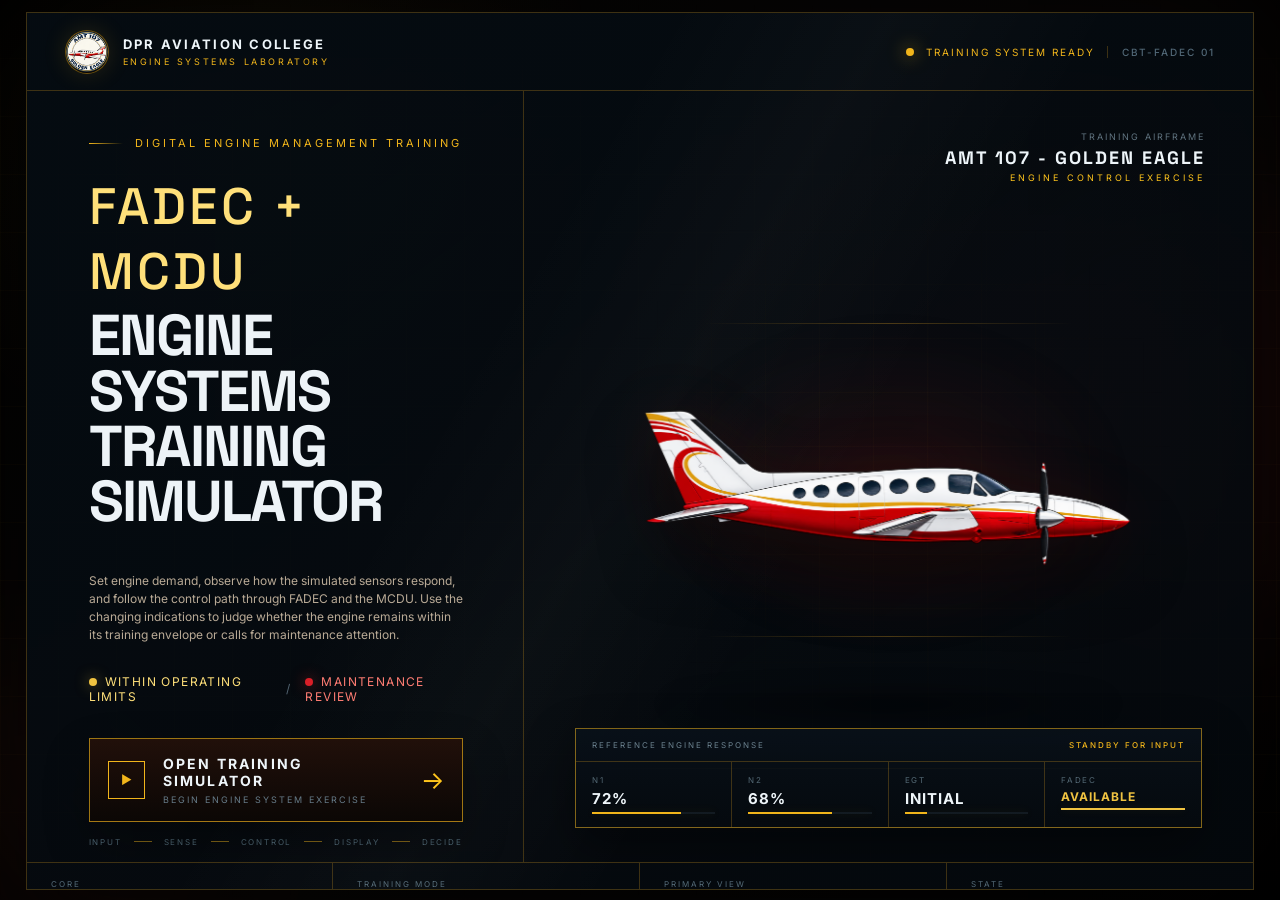
<file: index.html>
<!DOCTYPE html>
<html lang="en">
<head>
    <meta charset="UTF-8">
    <meta name="viewport" content="width=device-width, initial-scale=1.0">
    <title>FADEC + MCDU | Cessna 421 Engine Training Simulator</title>
    <link rel="stylesheet" href="home.css">
</head>
<body>
    <div class="site-bg" aria-hidden="true">
        <div class="bg-grid"></div>
        <div class="bg-glow bg-glow-a"></div>
        <div class="bg-glow bg-glow-b"></div>
        <div class="bg-vignette"></div>
    </div>

    <main class="home-screen">
        <div class="home-shell">
            <header class="topbar">
                <div class="brand-lockup">
                    <div class="brand-mark"><img src="logo.png" alt="DPR Aviation College"></div>
                    <div class="brand-copy">
                        <strong>DPR AVIATION COLLEGE</strong>
                        <span>ENGINE SYSTEMS LABORATORY</span>
                    </div>
                </div>
                <div class="top-status">
                    <span class="status-led"></span>
                    <span>TRAINING SYSTEM READY</span>
                    <b>CBT-FADEC 01</b>
                </div>
            </header>

            <section class="hero-grid">
                <div class="hero-copy">
                    <div class="eyebrow"><span></span> DIGITAL ENGINE MANAGEMENT TRAINING</div>
                    <h1><span>FADEC + MCDU</span><strong>ENGINE SYSTEMS<br>TRAINING SIMULATOR</strong></h1>
                    <p class="hero-description">Set engine demand, observe how the simulated sensors respond, and follow the control path through FADEC and the MCDU. Use the changing indications to judge whether the engine remains within its training envelope or calls for maintenance attention.</p>

                    <div class="condition-line">
                        <span class="condition-good"><i></i>WITHIN OPERATING LIMITS</span>
                        <span class="slash">/</span>
                        <span class="condition-maint"><i></i>MAINTENANCE REVIEW</span>
                    </div>

                    <button class="enter-button" onclick="startSimulator()" type="button">
                        <span class="enter-icon">▶</span>
                        <span class="enter-copy"><b>OPEN TRAINING SIMULATOR</b><small>BEGIN ENGINE SYSTEM EXERCISE</small></span>
                        <span class="enter-arrow">→</span>
                    </button>

                    <div class="process-rail" aria-hidden="true">
                        <span>INPUT</span><i></i><span>SENSE</span><i></i><span>CONTROL</span><i></i><span>DISPLAY</span><i></i><span>DECIDE</span>
                    </div>
                </div>

                <div class="aircraft-zone">
                    <div class="aircraft-caption">
                        <span>TRAINING AIRFRAME</span>
                        <b>AMT 107 - GOLDEN EAGLE</b>
                        <small>ENGINE CONTROL EXERCISE</small>
                    </div>
                    <div class="aircraft-frame">
                        <div class="aircraft-haze"></div>
                        <div class="aircraft-line line-top"></div>
                        <div class="aircraft-line line-bottom"></div>
                        <div class="aircraft-grid"></div>
                        <img class="aircraft" src="cessna421_profile.png" alt="Cessna 421 aircraft profile">
                    </div>

                    <div class="telemetry-card">
                        <div class="telemetry-head"><span>REFERENCE ENGINE RESPONSE</span><b>STANDBY FOR INPUT</b></div>
                        <div class="telemetry-body">
                            <div class="mini-stat"><span>N1</span><strong>72%</strong><i style="--p:72%"></i></div>
                            <div class="mini-stat"><span>N2</span><strong>68%</strong><i style="--p:68%"></i></div>
                            <div class="mini-stat"><span>EGT</span><strong>INITIAL</strong><i style="--p:18%"></i></div>
                            <div class="mini-stat"><span>FADEC</span><strong class="online">AVAILABLE</strong><i class="online-bar" style="--p:100%"></i></div>
                        </div>
                    </div>
                </div>
            </section>

            <footer class="bottom-rail">
                <div><span>CORE</span><b>FADEC / MCDU</b></div>
                <div><span>TRAINING MODE</span><b>GUIDED ENGINE CBT</b></div>
                <div><span>PRIMARY VIEW</span><b>ENGINE PARAMETERS</b></div>
                <div><span>STATE</span><b class="ready"><i></i>STANDBY</b></div>
            </footer>

            <div class="disclaimer">Training model only. Indications and limits are illustrative and are not substitutes for approved aircraft data.</div>
        </div>
    </main>

    <!-- HOME AUDIO -->
    <audio id="homeMusic" preload="auto" loop src="sounds/music.mp3"></audio>
    <audio id="transitionSound" preload="auto" src="sounds/transition.mp3"></audio>

    <div id="loadingScreen" aria-hidden="true">
        <div class="loading-shell">
            <div class="loading-topbar">
                <div class="brand-lockup">
                    <div class="brand-mark"><img src="logo.png" alt="DPR Aviation College"></div>
                    <div class="brand-copy"><strong>DPR AVIATION COLLEGE</strong><span>ENGINE CONTROL PRACTICAL LAB</span></div>
                </div>
                <span class="loading-id">CBT / ENGINE SYSTEMS</span>
            </div>

            <div class="loading-main">
                <div class="loading-copy">
                    <div class="eyebrow"><span></span> SYSTEM START-UP SEQUENCE</div>
                    <h2>ENGINE TRAINING<br><strong>ENVIRONMENT</strong></h2>
                    <p id="loadingStatus">Setting up the engine-response model and training displays...</p>
                    <div class="loading-metrics"><span>CONTROL PATH</span><span>ENGINE RESPONSE</span><span>DISPLAY BUS</span></div>
                </div>

                <div class="loading-aircraft-wrap">
                    <div class="loading-aircraft-glow"></div>
                    <img src="cessna421_profile.png" alt="Cessna 421 aircraft profile">
                    <div class="loading-spec"><b>CESSNA 421</b><span>SIMULATED AIRCRAFT</span></div>
                </div>
            </div>

            <div class="loading-progress-wrap">
                <div class="loading-progress-meta"><span>ASSEMBLING TRAINING SESSION</span><strong id="loadingPercent">0%</strong></div>
                <div class="loading-bar-container"><div id="loadingBar" class="loading-bar"></div></div>
                <div class="loading-progress-foot"><span>CONTROL PATH</span><span>ENGINE MODEL</span><span>MCDU DISPLAY</span><span>DIAGNOSTICS</span></div>
            </div>
        </div>
    </div>

<script>

        /*
         * =====================================================
         * CHANGE THIS IF YOUR SIMULATOR HAS A DIFFERENT NAME
         * =====================================================
         */

        const SIMULATOR_PAGE = "simulator.html";


        /*
         * =====================================================
         * START SIMULATOR
         * =====================================================
         */

        function startSimulator() {
            const homeScreen = document.querySelector(".home-screen");
            if (homeScreen) homeScreen.classList.add("launching");

            try {
                const homeMusic = document.getElementById("homeMusic");
                if (homeMusic) {
                    homeMusic.pause();
                    homeMusic.currentTime = 0;
                }
            } catch (e) {}

            try {
                const transitionSound = document.getElementById("transitionSound");
                if (transitionSound) {
                    transitionSound.currentTime = 0;
                    transitionSound.volume = 0.78;
                    const p = transitionSound.play();
                    if (p && typeof p.catch === "function") p.catch(() => {});
                }
            } catch (e) {}

            const loadingScreen =
                document.getElementById("loadingScreen");

            const loadingBar =
                document.getElementById("loadingBar");

            const loadingPercent =
                document.getElementById("loadingPercent");

            const loadingStatus =
                document.getElementById("loadingStatus");


            /*
             * Show loading screen
             */

            // Let the aircraft complete its takeoff-style fly-out before
            // the loading screen covers the home scene.
            setTimeout(function () {
                loadingScreen.classList.add("active");
            }, 760);


            /*
             * Prevent scrolling
             */

            document.body.style.overflow = "hidden";


            /*
             * Loading messages
             */

            const loadingMessages = [

                "Bringing the engine response model online...",

                "Routing demand through the control logic...",

                "Setting reference values for engine indications...",

                "Checking simulated sensor channels...",

                "Preparing condition and maintenance cues...",

                "Linking MCDU pages to live engine data...",

                "Activating the guided assessment sequence...",

                "Verifying training controls and displays...",

                "Completing the pre-flight system check...",

                "TRAINING ENVIRONMENT READY"

            ];


            let progress = 0;
            let loadingFlyPlayed = false;


            /*
             * Loading animation
             */

            const loadingInterval = setInterval(function () {

                /*
                 * Random realistic progress
                 */

                progress += Math.floor(
                    Math.random() * 7
                ) + 2;


                if (progress >= 100) {

                    progress = 100;

                }


                /*
                 * Update progress bar
                 */

                loadingBar.style.width =
                    progress + "%";


                loadingPercent.textContent =
                    progress + "%";

                // At the end of initialization, send the aircraft smoothly
                // to the right before opening the simulator.
                if (progress >= 88 && !loadingFlyPlayed) {
                    loadingFlyPlayed = true;
                    loadingScreen.classList.add("finishing");
                    try {
                        const transitionSound = document.getElementById("transitionSound");
                        if (transitionSound) {
                            transitionSound.pause();
                            transitionSound.currentTime = 0;
                            transitionSound.volume = 0.78;
                            const p = transitionSound.play();
                            if (p && typeof p.catch === "function") p.catch(() => {});
                        }
                    } catch (e) {}
                }


                /*
                 * Change status message
                 */

                const messageIndex =
                    Math.min(
                        Math.floor(progress / 10),
                        loadingMessages.length - 1
                    );


                loadingStatus.textContent =
                    loadingMessages[messageIndex];


                /*
                 * Finish loading
                 */

                if (progress >= 100) {

                    clearInterval(
                        loadingInterval
                    );


                    loadingStatus.textContent =
                        "SYSTEM READY — OPENING ENGINE TRAINING";


                    /*
                     * Small delay before opening
                     * the simulator
                     */

                    setTimeout(function () {

                        window.location.href =
                            SIMULATOR_PAGE;

                    }, 700);

                }

            }, 180);

        }


        /*
         * =====================================================
         * SYSTEM INFORMATION
         * =====================================================
         */

        function startHomeMusic() {
            const homeMusic = document.getElementById("homeMusic");
            if (!homeMusic) return;
            homeMusic.volume = 0.22;
            homeMusic.play().catch(() => {});
        }

        document.addEventListener("pointerdown", startHomeMusic, { once: true });
        document.addEventListener("keydown", startHomeMusic, { once: true });

        function showSystemInfo() {

            alert(
                "FADEC + MCDU ENGINE TRAINING\n\n" +

                "AMT 107 - Aircraft Engine Systems Laboratory\n\n" +

                "The exercise covers:\n" +

                "• Engine start and control response\n" +

                "• FADEC decision and feedback logic\n" +

                "• Fault recording and review\n" +

                "• Guided diagnostic assessment\n" +

                "• Caution and warning interpretation\n" +

                "• Live engine parameter monitoring\n\n" +

                "Interactive Training Environment"
            );

        }

    </script>
</body>
</html>
</file>
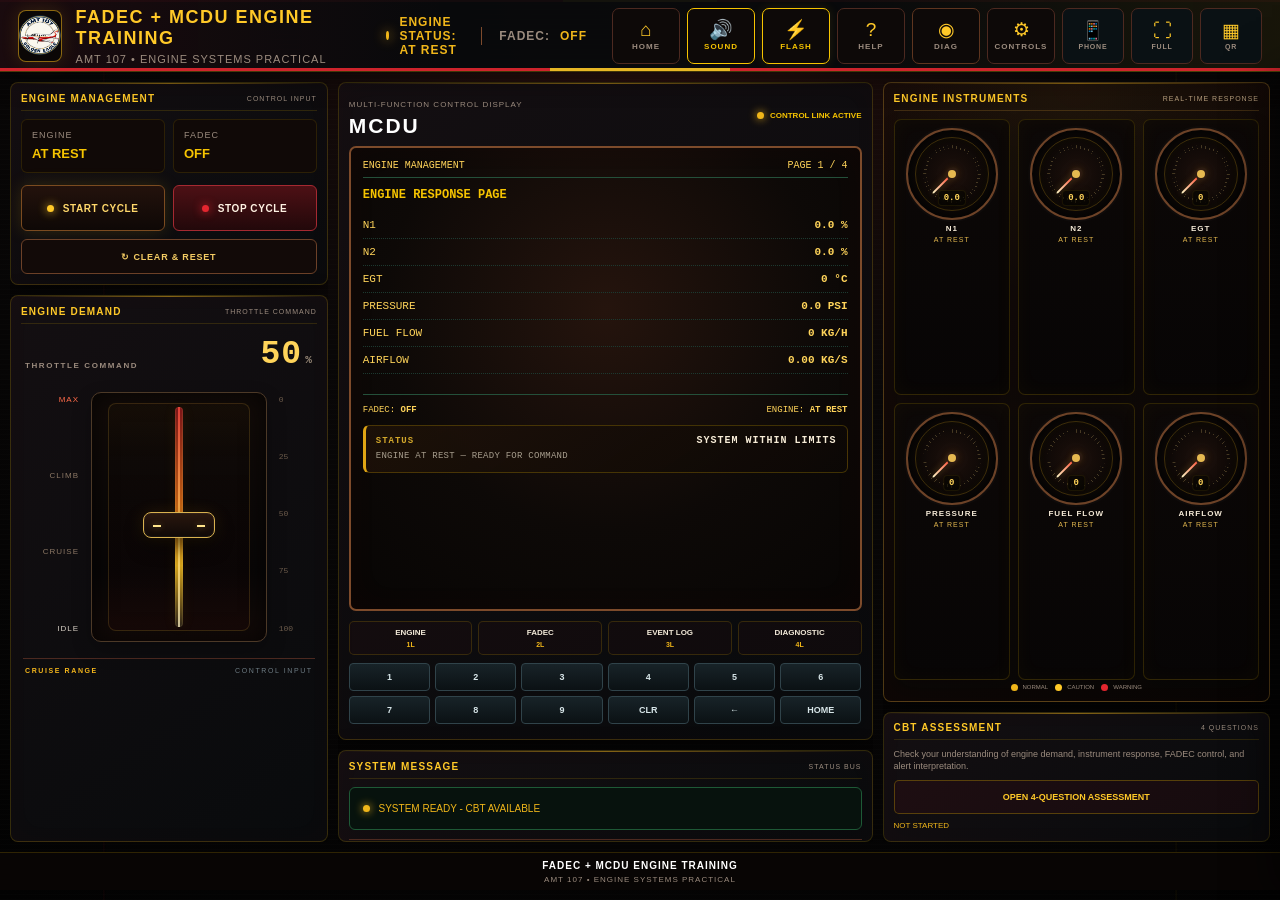
<file: simulator.html>
<!DOCTYPE html>
<html lang="en">

<head>

    <meta charset="UTF-8">

    <meta
        name="viewport"
        content="width=device-width, initial-scale=1.0"
    >

    <title>FADEC + MCDU | Cessna 421 Engine Training</title>

    <link
        rel="stylesheet"
        href="style.css"
    >

</head>


<body>

    <!-- =====================================================
         FULL SCREEN ALERT OVERLAY
         ===================================================== -->

    <div id="alertFlashOverlay"></div>


    <!-- =====================================================
         MAIN SIMULATOR
         ===================================================== -->

    <section
        id="simulatorPage"
        class="simulator-page"
    >

        <!-- =================================================
             TOP HEADER
             ================================================= -->

        <header class="top-header">

            <div class="brand">

                <div class="brand-mark">

                    <img
                        src="logo.png"
                        alt="DPR Aviation College"
                    >

                </div>

                <div class="brand-text">

                    <h1>
                        FADEC + MCDU ENGINE TRAINING
                    </h1>

                    <p>
                        AMT 107 • ENGINE SYSTEMS PRACTICAL
                    </p>

                </div>

            </div>


            <div class="top-status">

                <span class="status-dot"></span>

                <span id="topEngineStatus">
                    ENGINE STATE: AT REST
                </span>

                <span class="top-divider"></span>

                FADEC:

                <span id="topFadecStatus">
                    OFF
                </span>

            </div>


            <div class="top-icons">

                <button
                    onclick="goHome()"
                    title="Home"
                    type="button"
                >

                    <span class="top-icon">
                        ⌂
                    </span>

                    <small>
                        HOME
                    </small>

                </button>


                <button
                    id="soundBtn"
                    onclick="toggleSound()"
                    title="Sound"
                    type="button"
                >

                    <span class="top-icon">
                        🔊
                    </span>

                    <small>
                        SOUND
                    </small>

                </button>


                <button
                    id="flashBtn"
                    onclick="toggleFlashing()"
                    title="Flash"
                    type="button"
                >

                    <span class="top-icon">
                        ⚡
                    </span>

                    <small>
                        FLASH
                    </small>

                </button>


                <button
                    onclick="showHelp()"
                    title="Help"
                    type="button"
                >

                    <span class="top-icon">
                        ?
                    </span>

                    <small>
                        HELP
                    </small>

                </button>


                <button
                    id="diagnosticBtn"
                    onclick="showPage('diagnostic')"
                    title="Diagnostic"
                    type="button"
                >

                    <span class="top-icon">
                        ◉
                    </span>

                    <small>
                        DIAG
                    </small>

                </button>


                <button
                    id="controlsBtn"
                    onclick="toggleControlsPanel()"
                    title="Controls"
                    type="button"
                    aria-controls="controlsDrawer"
                    aria-expanded="false"
                >

                    <span class="top-icon">
                        ⚙
                    </span>

                    <small>
                        CONTROLS
                    </small>

                </button>

                <button id="phoneUiBtn" class="utility-ui-btn" onclick="togglePhoneUI()" title="Phone UI" type="button">
                    <span class="top-icon">📱</span>
                    <small>PHONE</small>
                </button>

                <button id="fullscreenBtn" class="utility-ui-btn" onclick="toggleFullscreen()" title="Full Screen" type="button">
                    <span class="top-icon">⛶</span>
                    <small>FULL</small>
                </button>

                <button id="qrBtn" class="utility-ui-btn" onclick="openQrPopup()" title="QR Code" type="button">
                    <span class="top-icon">▦</span>
                    <small>QR</small>
                </button>

            </div>

        </header>


        <!-- =================================================
             DASHBOARD
             ================================================= -->

        <main class="dashboard">


            <!-- =================================================
                 LEFT COLUMN
                 ================================================= -->

            <div class="left-column">


                <!-- ENGINE MANAGEMENT -->

                <section class="card">

                    <div class="card-title">

                        <span>
                            ENGINE MANAGEMENT
                        </span>

                        <small>
                            CONTROL INPUT
                        </small>

                    </div>


                    <div class="control-status-grid">

                        <div>

                            <span>
                                ENGINE
                            </span>

                            <strong id="engineStatus">
                                AT REST
                            </strong>

                        </div>


                        <div>

                            <span>
                                FADEC
                            </span>

                            <strong id="fadecStatus">
                                OFF
                            </strong>

                        </div>

                    </div>


                    <div class="control-buttons">

                        <button
                            id="startBtn"
                            class="start-button"
                            type="button"
                        >

                            <span class="button-light green-light"></span>

                            START CYCLE

                        </button>


                        <button
                            id="stopBtn"
                            class="stop-button"
                            type="button"
                        >

                            <span class="button-light red-light"></span>

                            STOP CYCLE

                        </button>

                    </div>


                    <button
                        id="resetBtn"
                        class="reset-button"
                        type="button"
                    >

                        ↻ CLEAR & RESET

                    </button>


                    <div
                        id="engineProgress"
                        class="engine-progress hidden"
                    >

                        <div class="progress-heading">

                            <strong id="progressAction">
                                START SEQUENCE
                            </strong>

                            <span id="progressPercent">
                                0%
                            </span>

                        </div>


                        <div class="progress-bar">

                            <div
                                id="progressFill"
                            ></div>

                        </div>


                        <div
                            id="progressTime"
                            class="progress-time"
                        >
                            0 / 8 seconds
                        </div>

                    </div>

                </section>


                <!-- AIR VOLUME -->

                <section class="card air-volume-card">

                    <div class="card-title">

                        <span>
                            ENGINE DEMAND
                        </span>

                        <small>
                            THROTTLE COMMAND
                        </small>

                    </div>



                    <div class="throttle-panel">
                        <div class="throttle-readout">
                            <span>THROTTLE COMMAND</span>
                            <strong><span id="airVolumeValue">50</span><small>%</small></strong>
                        </div>

                        <div class="throttle-quadrant" id="throttleQuadrant">
                            <div class="throttle-scale">
                                <span>MAX</span>
                                <span>CLIMB</span>
                                <span>CRUISE</span>
                                <span>IDLE</span>
                            </div>
                            <div class="throttle-slot">
                                <div class="throttle-track"></div>
                                <div class="throttle-handle" id="throttleHandle" aria-hidden="true">
                                    <div class="throttle-grip"></div>
                                </div>
                                <input
                                    type="range"
                                    id="airVolume"
                                    min="0"
                                    max="100"
                                    value="50"
                                    aria-label="Engine demand throttle"
                                >
                            </div>
                            <div class="throttle-markers">
                                <span>0</span><span>25</span><span>50</span><span>75</span><span>100</span>
                            </div>
                        </div>

                        <div class="throttle-status-row">
                            <span id="throttleMode">CRUISE RANGE</span>
                            <span>CONTROL INPUT</span>
                        </div>
                    </div>

                </section>


            </div>


            <!-- =================================================
                 CENTER COLUMN
                 ================================================= -->

            <div class="center-column">


                <!-- MCDU -->

                <section class="card mcdu">

                    <div class="mcdu-top">

                        <div>

                            <small>
                                MULTI-FUNCTION CONTROL DISPLAY
                            </small>

                            <h2>
                                MCDU
                            </h2>

                        </div>


                        <div class="mcdu-active">

                            <span></span>

                            CONTROL LINK ACTIVE

                        </div>

                    </div>


                    <div class="mcdu-screen">


                        <!-- ENGINE PAGE -->

                        <div
                            id="enginePage"
                            class="mcdu-page"
                        >

                            <div class="screen-heading">

                                <span>
                                    ENGINE MANAGEMENT
                                </span>

                                <span>
                                    PAGE 1 / 4
                                </span>

                            </div>


                            <h3>
                                ENGINE RESPONSE PAGE
                            </h3>


                            <div class="screen-parameter">

                                <span>N1</span>

                                <strong id="n1">
                                    0.0 %
                                </strong>

                            </div>


                            <div class="screen-parameter">

                                <span>N2</span>

                                <strong id="n2">
                                    0.0 %
                                </strong>

                            </div>


                            <div class="screen-parameter">

                                <span>EGT</span>

                                <strong id="egt">
                                    0 °C
                                </strong>

                            </div>


                            <div class="screen-parameter">

                                <span>PRESSURE</span>

                                <strong id="pressure">
                                    0.0 PSI
                                </strong>

                            </div>


                            <div class="screen-parameter">

                                <span>FUEL FLOW</span>

                                <strong id="fuelFlow">
                                    0 KG/H
                                </strong>

                            </div>


                            <div class="screen-parameter">

                                <span>AIRFLOW</span>

                                <strong id="airflow">
                                    0.00 KG/S
                                </strong>

                            </div>


                            <div class="screen-footer">

                                <span>
                                    FADEC:
                                    <strong id="screenFadec">
                                        OFF
                                    </strong>
                                </span>

                                <span>
                                    ENGINE:
                                    <strong id="screenEngine">
                                        AT REST
                                    </strong>
                                </span>

                            </div>

                            <div id="mcduAlertDetail" class="mcdu-alert-detail normal" aria-live="polite">
                                <div class="mcdu-alert-head">
                                    <span id="mcduAlertType">STATUS</span>
                                    <strong id="mcduAlertTitle">SYSTEM WITHIN LIMITS</strong>
                                </div>
                                <p id="mcduAlertMessage">ENGINE AT REST — READY FOR COMMAND</p>
                            </div>

                        </div>


                        <!-- FADEC PAGE -->

                        <div
                            id="fadecPage"
                            class="mcdu-page hidden"
                        >

                            <div class="screen-heading">

                                <span>
                                    CONTROL STATUS
                                </span>

                                <span>
                                    PAGE 2 / 4
                                </span>

                            </div>


                            <h3>
                                FULL AUTHORITY DIGITAL ENGINE CONTROL
                            </h3>


                            <div class="screen-parameter">

                                <span>
                                    CONTROL STATUS
                                </span>

                                <strong id="fadecPageStatus">
                                    OFF
                                </strong>

                            </div>


                            <div class="screen-parameter">

                                <span>
                                    ENGINE MANAGEMENT
                                </span>

                                <strong>
                                    DIGITAL
                                </strong>

                            </div>


                            <div class="screen-parameter">

                                <span>
                                    SENSOR LINK
                                </span>

                                <strong id="sensorStatus">
                                    UNAVAILABLE
                                </strong>

                            </div>


                            <div class="screen-parameter">

                                <span>
                                    CONTROL PROFILE
                                </span>

                                <strong>
                                    AUTOMATED
                                </strong>

                            </div>


                            <div class="screen-footer">

                                <span>
                                    INPUT: ENGINE DEMAND
                                </span>

                                <span>
                                    OUTPUT: CONTROL RESPONSE
                                </span>

                            </div>

                        </div>


                        <!-- FAULT PAGE -->

                        <div
                            id="faultPage"
                            class="mcdu-page hidden"
                        >

                            <div class="screen-heading">

                                <span>
                                    EVENT LOG
                                </span>

                                <span>
                                    PAGE 3 / 4
                                </span>

                            </div>


                            <h3>
                                RECORDED ENGINE EVENTS
                            </h3>


                            <div
                                id="faultLog"
                                class="screen-log"
                                aria-live="polite"
                            >
                                WAITING FOR SYSTEM ACTIVITY
                            </div>


                            <div class="screen-footer">

                                <span>
                                    STATUS:
                                </span>

                                <strong id="faultStatus">
                                    NONE
                                </strong>

                                <span id="faultCount">
                                    0 / LOG
                                </span>

                            </div>

                        </div>


                        <!-- DIAGNOSTIC PAGE -->

                        <div
                            id="diagnosticPage"
                            class="mcdu-page hidden"
                        >

                            <div class="screen-heading">

                                <span>
                                    DIAGNOSTIC
                                </span>

                                <span>
                                    PAGE 4 / 4
                                </span>

                            </div>


                            <h3>
                                ENGINE CONDITION CHECK
                            </h3>


                            <div
                                id="diagnosticResult"
                                class="diagnostic-screen"
                            >
                                STANDBY
                            </div>

                            <div id="diagnosticFaults" class="diagnostic-fault-list" aria-live="polite">
                                NO FAULTS RECORDED
                            </div>


                            <button
                                class="screen-action"
                                onclick="runDiagnostic()"
                                type="button"
                            >
                                RUN SYSTEM CHECK
                            </button>

                        </div>

                    </div>


                    <!-- MCDU MENU -->

                    <div class="mcdu-menu">

                        <button
                            onclick="showPage('engine')"
                            type="button"
                        >
                            ENGINE
                            <span>1L</span>
                        </button>

                        <button
                            onclick="showPage('fadec')"
                            type="button"
                        >
                            FADEC
                            <span>2L</span>
                        </button>

                        <button
                            onclick="showPage('fault')"
                            type="button"
                        >
                            EVENT LOG
                            <span>3L</span>
                        </button>

                        <button
                            onclick="showPage('diagnostic')"
                            type="button"
                        >
                            DIAGNOSTIC
                            <span>4L</span>
                        </button>

                    </div>


                    <!-- MCDU KEYBOARD -->

                    <div class="mcdu-keyboard">

                        <div class="key-row">

                            <button
                                onclick="playSound(inputSound)"
                                type="button"
                            >1</button>

                            <button
                                onclick="playSound(inputSound)"
                                type="button"
                            >2</button>

                            <button
                                onclick="playSound(inputSound)"
                                type="button"
                            >3</button>

                            <button
                                onclick="playSound(inputSound)"
                                type="button"
                            >4</button>

                            <button
                                onclick="playSound(inputSound)"
                                type="button"
                            >5</button>

                            <button
                                onclick="playSound(inputSound)"
                                type="button"
                            >6</button>

                        </div>


                        <div class="key-row">

                            <button
                                onclick="playSound(inputSound)"
                                type="button"
                            >7</button>

                            <button
                                onclick="playSound(inputSound)"
                                type="button"
                            >8</button>

                            <button
                                onclick="playSound(inputSound)"
                                type="button"
                            >9</button>

                            <button
                                onclick="playSound(inputSound)"
                                type="button"
                            >CLR</button>

                            <button
                                onclick="playSound(inputSound)"
                                type="button"
                            >←</button>

                            <button
                                onclick="goHome()"
                                type="button"
                            >HOME</button>

                        </div>

                    </div>

                </section>


                <!-- SYSTEM MESSAGES -->

                <section class="card system-messages">

                    <div class="card-title">

                        <span>
                            SYSTEM MESSAGE
                        </span>

                        <small>
                            STATUS BUS
                        </small>

                    </div>


                    <div id="systemMessage">

                        <span class="message-light"></span>

                        SYSTEM READY — TRAINING MODE AVAILABLE

                    </div>


                    <div class="sound-status">

                        <span>
                            🔊 TRAINING AUDIO
                        </span>

                        <strong id="soundStatus">
                            ENABLED
                        </strong>

                    </div>


                    <div class="sound-status">

                        <span>
                            ⚡ ALERT FLASH
                        </span>

                        <strong id="flashStatus">
                            ENABLED
                        </strong>

                    </div>

                </section>

            </div>


            <!-- =================================================
                 RIGHT COLUMN
                 ================================================= -->

            <div class="right-column">


                <!-- ENGINE GAUGES -->

                <section class="card gauge-summary-card">

                    <div class="card-title">

                        <span>
                            ENGINE INSTRUMENTS
                        </span>

                        <small>
                            REAL-TIME RESPONSE
                        </small>

                    </div>


                    <div class="gauges">


                        <div class="gauge-box">

                            <div class="gauge" data-gauge="gaugeN1">
                                    <div class="gauge-ticks" aria-hidden="true"></div>
                                    <div class="gauge-needle" id="gaugeN1Needle" aria-hidden="true"><span></span></div>
                                    <div class="gauge-hub" aria-hidden="true"></div>
                                    <div id="gaugeN1" class="gauge-value">0.0</div>
                                </div>

                            <strong>N1</strong>

                            <small id="gaugeN1Status">
                                AT REST
                            </small>

                        </div>


                        <div class="gauge-box">

                            <div class="gauge" data-gauge="gaugeN2">
                                    <div class="gauge-ticks" aria-hidden="true"></div>
                                    <div class="gauge-needle" id="gaugeN2Needle" aria-hidden="true"><span></span></div>
                                    <div class="gauge-hub" aria-hidden="true"></div>
                                    <div id="gaugeN2" class="gauge-value">0.0</div>
                                </div>

                            <strong>N2</strong>

                            <small id="gaugeN2Status">
                                AT REST
                            </small>

                        </div>


                        <div class="gauge-box">

                            <div class="gauge" data-gauge="gaugeEGT">
                                    <div class="gauge-ticks" aria-hidden="true"></div>
                                    <div class="gauge-needle" id="gaugeEGTNeedle" aria-hidden="true"><span></span></div>
                                    <div class="gauge-hub" aria-hidden="true"></div>
                                    <div id="gaugeEGT" class="gauge-value">0</div>
                                </div>

                            <strong>EGT</strong>

                            <small id="gaugeEGTStatus">
                                AT REST
                            </small>

                        </div>


                        <div class="gauge-box">

                            <div class="gauge" data-gauge="gaugePressure">
                                    <div class="gauge-ticks" aria-hidden="true"></div>
                                    <div class="gauge-needle" id="gaugePressureNeedle" aria-hidden="true"><span></span></div>
                                    <div class="gauge-hub" aria-hidden="true"></div>
                                    <div id="gaugePressure" class="gauge-value">0</div>
                                </div>

                            <strong>PRESSURE</strong>

                            <small id="gaugePressureStatus">
                                AT REST
                            </small>

                        </div>


                        <div class="gauge-box">

                            <div class="gauge" data-gauge="gaugeFuel">
                                    <div class="gauge-ticks" aria-hidden="true"></div>
                                    <div class="gauge-needle" id="gaugeFuelNeedle" aria-hidden="true"><span></span></div>
                                    <div class="gauge-hub" aria-hidden="true"></div>
                                    <div id="gaugeFuel" class="gauge-value">0</div>
                                </div>

                            <strong>FUEL FLOW</strong>

                            <small id="gaugeFuelStatus">
                                AT REST
                            </small>

                        </div>


                        <div class="gauge-box">

                            <div class="gauge" data-gauge="gaugeAirflow">
                                    <div class="gauge-ticks" aria-hidden="true"></div>
                                    <div class="gauge-needle" id="gaugeAirflowNeedle" aria-hidden="true"><span></span></div>
                                    <div class="gauge-hub" aria-hidden="true"></div>
                                    <div id="gaugeAirflow" class="gauge-value">0</div>
                                </div>

                            <strong>AIRFLOW</strong>

                            <small id="gaugeAirflowStatus">
                                AT REST
                            </small>

                        </div>

                    </div>


                    <div class="legend">

                        <span>
                            <i class="legend-normal"></i>
                            NORMAL
                        </span>

                        <span>
                            <i class="legend-caution"></i>
                            CAUTION
                        </span>

                        <span>
                            <i class="legend-warning"></i>
                            WARNING
                        </span>

                    </div>

                </section>





                <!-- CBT ASSESSMENT -->

                <section class="card assessment">

                    <div class="card-title">

                        <span>
                            CBT ASSESSMENT
                        </span>

                        <small>
                            4 QUESTIONS
                        </small>

                    </div>

                    <p>
                        Check your understanding of engine demand, instrument response, FADEC control, and alert interpretation.
                    </p>

                    <button
                        class="assessment-button"
                        onclick="startAssessment()"
                        type="button"
                    >
                        OPEN 4-QUESTION ASSESSMENT
                    </button>

                    <div
                        id="assessmentResult"
                        class="assessment-result"
                    >
                        NOT STARTED
                    </div>

                </section>




            </div>

        </main>




        <!-- =====================================================
             CONTROLS DRAWER
             Everything below the main instruments lives here.
             CBT ASSESSMENT intentionally remains on the main screen.
             ===================================================== -->

        <div
            id="controlsOverlay"
            class="controls-overlay"
            onclick="toggleControlsPanel(false)"
            aria-hidden="true"
        ></div>

        <aside
            id="controlsDrawer"
            class="controls-drawer"
            aria-label="Simulator controls and status panels"
            aria-hidden="true"
        >

            <div class="controls-drawer-head">
                <div>
                    <span class="controls-drawer-kicker">FADEC SYSTEM PANEL</span>
                    <h2>CONTROLS &amp; STATUS</h2>
                    <p>Open this panel to review live system cues without crowding the instrument display.</p>
                </div>

                <button
                    type="button"
                    class="controls-close"
                    onclick="toggleControlsPanel(false)"
                    aria-label="Close controls"
                >
                    ×
                </button>
            </div>

            <div class="controls-drawer-body">
                <!-- CONDITION MONITOR -->

                <section class="card">

                    <div class="card-title">

                        <span>
                            CONDITION MONITOR
                        </span>

                        <small>
                            SYSTEM CUES
                        </small>

                    </div>


                    <div
                        id="statusBox"
                        class="status-display normal"
                    >
                        SYSTEM WITHIN LIMITS
                    </div>


                    <div
                        id="warningSign"
                        class="warning-display normal"
                    >

                        <div class="warning-icon">
                            !
                        </div>

                        <h2 id="warningTitle">
                            SYSTEM WITHIN LIMITS
                        </h2>

                        <p id="warningMessage">
                            ENGINE AT REST — STANDBY FOR COMMAND
                        </p>

                    </div>


                    <button
                        class="ack-button"
                        onclick="acknowledgeWarning()"
                        type="button"
                    >
                        ACCEPT MESSAGE
                    </button>

                </section>


                <!-- EVENT LOG -->

                <section class="card right-small-card event-log-card">

                    <div class="card-title">

                        <span>
                            EVENT LOG
                        </span>

                        <small>
                            CURRENT
                        </small>

                    </div>


                    <div id="liveEventLog" class="right-log live-event-log" aria-live="polite">
                        <div class="live-log-empty">WAITING FOR SYSTEM ACTIVITY</div>
                    </div>


                    <div id="rightFaultLog" class="fault-mini-log">
                        NO ACTIVE FAULTS
                    </div>

                </section>


                <!-- DIAGNOSTIC -->

                <section class="card right-small-card">

                    <div class="card-title">

                        <span>
                            DIAGNOSTIC OUTCOME
                        </span>

                        <small>
                            FADEC
                        </small>

                    </div>


                    <div
                        id="rightDiagnostic"
                        class="right-diagnostic"
                    >
                        STANDBY
                    </div>

                </section>


                <!-- AIRCRAFT STATUS -->

                <section class="card">

                    <div class="card-title">

                        <span>
                            AIRCRAFT STATUS
                        </span>

                        <small>
                            STATUS
                        </small>

                    </div>


                    <div id="airworthiness">
                        AIRWORTHY
                    </div>

                </section>


                <!-- INSTRUMENT GUIDE -->

                <section class="card instrument-guide-card">

                    <div class="card-title">

                        <span>
                            INSTRUMENT GUIDE
                        </span>

                        <small>
                            QUICK REFERENCE
                        </small>

                    </div>


                    <div class="guide-row">

                        <strong>N1</strong>

                        <span>
                            Low-spool rotational speed indicator.
                        </span>

                    </div>


                    <div class="guide-row">

                        <strong>N2</strong>

                        <span>
                            High-spool rotational speed indicator.
                        </span>

                    </div>


                    <div class="guide-row">

                        <strong>EGT</strong>

                        <span>
                            Engine exhaust temperature indication.
                        </span>

                    </div>


                    <div class="guide-row">

                        <strong>FADEC</strong>

                        <span>
                            Electronic engine control and monitoring layer.
                        </span>

                    </div>

                </section>


                <!-- BACK HOME -->

                <button
                    class="back-home-button"
                    onclick="goHome()"
                    type="button"
                >
                    ← RETURN TO HOME
                </button>


            </div>
        </aside>


                <!-- FOOTER -->

        <footer class="amt-footer">

            <strong>
                FADEC + MCDU ENGINE TRAINING
            </strong>

            <span>
                AMT 107 • ENGINE SYSTEMS PRACTICAL
            </span>

        </footer>

    </section>


    <!-- =====================================================
         CBT ASSESSMENT MODAL
         ===================================================== -->

    <div id="assessmentModal" class="assessment-modal" aria-hidden="true">
        <div class="assessment-backdrop" onclick="closeAssessment()"></div>
        <section class="assessment-dialog" role="dialog" aria-modal="true" aria-labelledby="assessmentTitle">
            <div class="assessment-dialog-head">
                <div>
                    <span class="assessment-kicker">CBT KNOWLEDGE CHECK</span>
                    <h2 id="assessmentTitle">ENGINE CONTROL ASSESSMENT</h2>
                    <p id="assessmentProgress">Question 1 of 4</p>
                </div>
                <button type="button" class="assessment-close" onclick="closeAssessment()" aria-label="Close assessment">×</button>
            </div>

            <div class="assessment-question-wrap">
                <h3 id="assessmentQuestion">Loading question…</h3>
                <div id="assessmentOptions" class="assessment-options"></div>
            </div>

            <div class="assessment-dialog-foot">
                <span id="assessmentFeedback">Select the best answer.</span>
                <button type="button" id="assessmentNext" class="assessment-next" onclick="submitAssessmentAnswer()" disabled>CHECK ANSWER</button>
            </div>
        </section>
    </div>


    <!-- =====================================================
         AUDIO SYSTEM
         ===================================================== -->

    <audio
        id="inputSound"
        preload="auto"
        src="sounds/input.mp3"
    ></audio>

    <audio
        id="cautionSound"
        preload="auto"
        src="sounds/caution.mp3"
    ></audio>

    <audio
        id="warningSound"
        preload="auto"
        src="sounds/warning.mp3"
    ></audio>

    <audio
        id="startEngineSound"
        preload="auto"
        src="sounds/engine-start.mp3"
    ></audio>

    <audio
        id="stopEngineSound"
        preload="auto"
        src="sounds/engine-stop.mp3"
    ></audio>

    <!-- Welcome voice-over: place MP3 at sounds/welcome.mp3 -->
    <audio
        id="welcomeSound"
        preload="auto"
        src="sounds/welcome.mp3"
    ></audio>


    <!-- =====================================================
         QR CODE POP-OUT
         ===================================================== -->
    <div id="qrPopup" class="qr-popup" aria-hidden="true">
        <div class="qr-backdrop" onclick="closeQrPopup()"></div>
        <section class="qr-dialog" role="dialog" aria-modal="true" aria-labelledby="qrPopupTitle">
            <button class="qr-close" type="button" onclick="closeQrPopup()" aria-label="Close QR code">×</button>
            <div class="qr-kicker">AMT 107 • GOLDEN EAGLE</div>
            <h2 id="qrPopupTitle">OPEN SIMULATOR ON PHONE</h2>
            <p>Scan this QR code with your phone, then rotate the phone to landscape for the phone interface.</p>
            <div class="qr-image-wrap"><img src="qr.png" alt="QR code for the AMT 107 simulator"></div>
            <button class="qr-phone-button" type="button" onclick="activatePhoneUIFromQr()">📱 ACTIVATE PHONE UI</button>
        </section>
    </div>

    <!-- =====================================================
         JAVASCRIPT
         ===================================================== -->

    <script src="script.js"></script>

</body>

</html>
</file>
<file: home.css>
@import url('https://fonts.googleapis.com/css2?family=Inter:wght@400;500;600;700;800&family=Space+Grotesk:wght@500;600;700&display=swap');

:root{
  --bg:#03070b;
  --bg2:#071018;
  --panel:rgba(7,14,22,.82);
  --panel-2:rgba(10,19,29,.9);
  --line:rgba(166,118,30,.28);
  --line-strong:rgba(205,150,38,.48);
  --blue:#f3b51b;
  --blue-soft:#ffd75a;
  --white:#eef5f9;
  --muted:#a79a82;
  --red:#e1262f;
  --gold:#ffc51c;
  --green:#f0c341;
  --shadow:0 30px 80px rgba(0,0,0,.48);
}

*{box-sizing:border-box;margin:0;padding:0}
html,body{width:100%;min-height:100%;background:var(--bg);color:var(--white);font-family:Inter,Arial,sans-serif}
body{overflow-x:hidden}
button{font:inherit}

.site-bg{position:fixed;inset:0;overflow:hidden;background:
  radial-gradient(circle at 70% 48%,rgba(126,37,24,.20),transparent 30%),
  radial-gradient(circle at 20% 10%,rgba(148,52,18,.14),transparent 26%),
  linear-gradient(135deg,#040404 0%,#0b0b0b 55%,#050505 100%)}
.bg-grid{position:absolute;inset:0;background-image:linear-gradient(rgba(177,126,32,.055) 1px,transparent 1px),linear-gradient(90deg,rgba(177,126,32,.055) 1px,transparent 1px);background-size:58px 58px;mask-image:linear-gradient(to bottom,transparent,#000 16%,#000 84%,transparent)}
.bg-glow{position:absolute;border-radius:50%;filter:blur(80px);opacity:.18}
.bg-glow-a{width:34vw;height:34vw;background:#6d1b18;right:-10vw;top:22vh}
.bg-glow-b{width:30vw;height:30vw;background:#8f2e1f;left:-12vw;bottom:-10vw;opacity:.1}
.bg-vignette{position:absolute;inset:0;box-shadow:inset 0 0 180px rgba(0,0,0,.86)}

.home-screen{min-height:100vh;display:flex;align-items:center;justify-content:center;padding:28px}
.home-shell{position:relative;width:min(1460px,100%);min-height:860px;background:linear-gradient(145deg,rgba(5,12,18,.94),rgba(5,10,15,.82));border:1px solid var(--line);box-shadow:var(--shadow);overflow:hidden}
.home-shell:before{content:"";position:absolute;inset:0;pointer-events:none;background:linear-gradient(120deg,transparent 0 37%,rgba(255,255,255,.025) 50%,transparent 63%)}

.topbar{height:78px;padding:0 38px;display:flex;align-items:center;justify-content:space-between;border-bottom:1px solid var(--line);position:relative;z-index:4}
.brand-lockup{display:flex;align-items:center;gap:14px}.brand-mark{width:44px;height:44px;border-radius:50%;display:grid;place-items:center;background:radial-gradient(circle at 35% 30%,#183c59,#07111b 70%);border:1px solid rgba(238,181,27,.36);box-shadow:0 0 24px rgba(238,181,27,.14);overflow:hidden}.brand-mark img{width:100%;height:100%;object-fit:contain}.brand-copy{display:flex;flex-direction:column;gap:4px}.brand-copy strong{font-size:13px;letter-spacing:2.3px}.brand-copy span{font-size:9px;letter-spacing:2.6px;color:var(--blue)}
.top-status{display:flex;align-items:center;gap:12px;font-size:10px;letter-spacing:2px;color:var(--blue)}.top-status b{font-weight:500;color:#516776;border-left:1px solid var(--line);padding-left:14px}.status-led{width:8px;height:8px;border-radius:50%;background:var(--blue);box-shadow:0 0 18px rgba(238,181,27,.8)}

.hero-grid{display:grid;grid-template-columns:minmax(430px,.92fr) minmax(520px,1.35fr);min-height:700px;position:relative}
.hero-copy{padding:78px 60px 48px 62px;display:flex;flex-direction:column;justify-content:center;border-right:1px solid var(--line);position:relative;z-index:2}
.eyebrow{font-size:11px;letter-spacing:3px;color:var(--blue);display:flex;align-items:center;gap:12px;margin-bottom:24px}.eyebrow span{width:34px;height:1px;background:linear-gradient(90deg,var(--blue),transparent)}
.hero-copy h1{font-family:"Space Grotesk",Inter,sans-serif;display:flex;flex-direction:column;gap:4px;margin-bottom:26px}.hero-copy h1 span{font-size:clamp(44px,4vw,72px);font-weight:500;letter-spacing:3px;color:var(--blue-soft)}.hero-copy h1 strong{font-size:clamp(48px,4.5vw,80px);line-height:.96;font-weight:800;letter-spacing:-2px;color:#edf3f7}
.hero-description{max-width:620px;color:#90a4b2;font-size:16px;line-height:1.8;margin-bottom:30px}
.condition-line{display:flex;align-items:center;gap:14px;font-size:12px;letter-spacing:1.6px;margin-bottom:34px}.condition-line i{display:inline-block;width:8px;height:8px;border-radius:50%;margin-right:8px}.condition-good{color:var(--blue-soft)}.condition-good i{background:var(--green);box-shadow:0 0 14px rgba(240,195,65,.55)}.condition-maint{color:#ff7d73}.condition-maint i{background:var(--red);box-shadow:0 0 14px rgba(255,45,32,.55)}.slash{color:#536471}

.enter-button{width:min(390px,100%);min-height:84px;display:flex;align-items:center;gap:18px;background:linear-gradient(180deg,rgba(11,29,40,.92),rgba(4,13,19,.96));border:1px solid var(--line-strong);color:var(--white);cursor:pointer;padding:0 18px;position:relative;overflow:hidden;transition:.25s ease;box-shadow:0 20px 45px rgba(0,0,0,.3)}.enter-button:before{content:"";position:absolute;inset:0;background:linear-gradient(90deg,rgba(238,181,27,.08),transparent 45%,rgba(255,197,28,.08));opacity:0;transition:.25s ease}.enter-button:hover{transform:translateY(-2px);border-color:rgba(255,197,28,.65);box-shadow:0 24px 50px rgba(0,0,0,.38),0 0 28px rgba(255,197,28,.08)}.enter-button:hover:before{opacity:1}.enter-icon{width:38px;height:38px;border:1px solid var(--blue);display:grid;place-items:center;color:var(--blue);font-size:12px}.enter-copy{display:flex;flex-direction:column;align-items:flex-start;gap:5px;text-align:left}.enter-copy b{font-size:14px;letter-spacing:2.2px}.enter-copy small{font-size:9px;letter-spacing:2px;color:#667b88}.enter-arrow{margin-left:auto;font-size:25px;color:var(--gold)}
.process-rail{display:flex;align-items:center;gap:12px;color:#506875;font-size:8px;letter-spacing:1.8px;margin-top:28px}.process-rail i{width:18px;height:1px;background:var(--line-strong)}

.aircraft-zone{position:relative;min-height:700px;display:flex;align-items:center;justify-content:center;padding:34px 48px 70px;overflow:hidden}.aircraft-zone:before{content:"";position:absolute;left:8%;right:8%;bottom:12%;height:1px;background:linear-gradient(90deg,transparent,var(--line-strong),transparent)}
.aircraft-caption{position:absolute;top:40px;right:48px;display:flex;flex-direction:column;text-align:right;z-index:3}.aircraft-caption span{font-size:9px;color:#617480;letter-spacing:2px}.aircraft-caption b{font-family:"Space Grotesk";font-size:18px;letter-spacing:2px;margin-top:4px}.aircraft-caption small{font-size:9px;color:var(--gold);letter-spacing:3px;margin-top:3px}
.aircraft-frame{width:100%;height:100%;position:relative;display:flex;align-items:center;justify-content:center;transform:translateY(25px)}.aircraft-grid{position:absolute;inset:12% 5% 18%;background-image:linear-gradient(rgba(167,118,30,.035) 1px,transparent 1px),linear-gradient(90deg,rgba(167,118,30,.035) 1px,transparent 1px);background-size:54px 54px;mask-image:radial-gradient(circle at 50% 50%,#000 20%,transparent 80%)}.aircraft-haze{position:absolute;width:75%;height:48%;border-radius:50%;background:radial-gradient(ellipse,rgba(26,92,128,.16),transparent 68%);filter:blur(18px)}.aircraft-line{position:absolute;height:1px;width:58%;background:linear-gradient(90deg,transparent,rgba(204,150,35,.35),transparent);left:21%}.line-top{top:26%}.line-bottom{bottom:27%}
.aircraft{width:min(92%,980px);max-height:420px;object-fit:contain;filter:drop-shadow(0 34px 34px rgba(0,0,0,.48)) drop-shadow(0 0 28px rgba(255,67,33,.08));transform:translateY(4px) scaleX(-1);animation:aircraftFloat 5.8s ease-in-out infinite}.aircraft-frame:after{content:"";position:absolute;left:13%;right:13%;bottom:15%;height:26px;background:radial-gradient(ellipse at center,rgba(0,0,0,.7),transparent 70%);filter:blur(12px)}
@keyframes aircraftFloat{0%,100%{transform:translateY(4px) scaleX(-1)}50%{transform:translateY(-8px) scaleX(-1)}}

.telemetry-card{position:absolute;left:7%;right:7%;bottom:34px;background:linear-gradient(180deg,rgba(9,17,25,.92),rgba(5,10,15,.96));border:1px solid var(--line-strong);box-shadow:0 20px 50px rgba(0,0,0,.38);z-index:4}.telemetry-head{display:flex;justify-content:space-between;align-items:center;padding:11px 16px;border-bottom:1px solid var(--line);font-size:8px;letter-spacing:2px;color:#6c8290}.telemetry-head b{color:var(--blue);font-weight:500}.telemetry-body{display:grid;grid-template-columns:repeat(4,1fr)}.mini-stat{padding:13px 16px;border-right:1px solid var(--line);display:flex;flex-direction:column;gap:4px}.mini-stat:last-child{border-right:0}.mini-stat span{font-size:8px;letter-spacing:1.8px;color:#546975}.mini-stat strong{font-size:15px;letter-spacing:1px}.mini-stat strong.online{color:var(--green);font-size:12px}.mini-stat i{display:block;height:2px;width:100%;background:linear-gradient(90deg,var(--blue) var(--p),rgba(66,85,97,.22) var(--p));box-shadow:0 0 10px rgba(238,181,27,.12)}.mini-stat i.online-bar{background:linear-gradient(90deg,var(--green) 100%,rgba(66,85,97,.22) 100%)}

.bottom-rail{display:grid;grid-template-columns:repeat(4,1fr);border-top:1px solid var(--line);min-height:70px}.bottom-rail>div{padding:16px 24px;border-right:1px solid var(--line);display:flex;flex-direction:column;justify-content:center;gap:5px}.bottom-rail>div:last-child{border-right:0}.bottom-rail span{font-size:8px;letter-spacing:2px;color:#556b78}.bottom-rail b{font-size:11px;letter-spacing:1.2px}.bottom-rail .ready{color:var(--blue);display:flex;align-items:center;gap:7px}.bottom-rail .ready i{width:6px;height:6px;background:var(--blue);border-radius:50%;box-shadow:0 0 10px var(--blue)}
.disclaimer{text-align:center;padding:10px 20px 14px;color:#425762;font-size:8px;letter-spacing:1.1px}

#loadingScreen{position:fixed;inset:0;z-index:9999;display:none;align-items:center;justify-content:center;background:radial-gradient(circle at 70% 45%,rgba(15,56,78,.22),transparent 28%),linear-gradient(135deg,#020507 0%,#060e14 58%,#020507 100%);opacity:0;transition:opacity .35s ease}.loading-shell{width:min(1400px,94vw);min-height:760px;border:1px solid var(--line);background:linear-gradient(145deg,rgba(4,11,17,.97),rgba(5,10,15,.95));box-shadow:var(--shadow);position:relative;overflow:hidden}.loading-shell:before{content:"";position:absolute;inset:0;background-image:linear-gradient(rgba(85,133,166,.045) 1px,transparent 1px),linear-gradient(90deg,rgba(85,133,166,.045) 1px,transparent 1px);background-size:58px 58px;opacity:.7}.loading-topbar{height:76px;padding:0 36px;display:flex;align-items:center;justify-content:space-between;border-bottom:1px solid var(--line);position:relative;z-index:2}.loading-id{font-size:9px;letter-spacing:2.2px;color:#516875}.loading-main{display:grid;grid-template-columns:.8fr 1.2fr;min-height:525px;position:relative;z-index:2}.loading-copy{padding:100px 42px 30px 56px;display:flex;flex-direction:column;justify-content:center}.loading-copy h2{font-family:"Space Grotesk";font-size:clamp(46px,5vw,78px);line-height:.98;letter-spacing:-2px;margin-bottom:24px}.loading-copy h2 strong{color:#edf3f7}.loading-copy p{font-size:14px;color:#9eb2bf;letter-spacing:.2px}.loading-metrics{display:flex;gap:20px;margin-top:28px;font-size:8px;letter-spacing:1.8px;color:#56717e}.loading-metrics span:before{content:"";display:inline-block;width:5px;height:5px;border-radius:50%;background:var(--gold);margin-right:7px;box-shadow:0 0 8px rgba(246,185,0,.45)}
.loading-aircraft-wrap{position:relative;display:flex;align-items:center;justify-content:center;overflow:hidden;padding:20px}.loading-aircraft-wrap:before{content:"";position:absolute;inset:10% 0 18%;background:radial-gradient(ellipse,rgba(123,43,24,.18),transparent 68%);filter:blur(18px)}.loading-aircraft-wrap img{width:min(94%,880px);filter:drop-shadow(0 30px 34px rgba(0,0,0,.48)) drop-shadow(0 0 22px rgba(255,197,28,.08));transform:scaleX(-1);animation:loadingFloat 4.5s ease-in-out infinite}.loading-aircraft-wrap:after{content:"";position:absolute;left:10%;right:10%;bottom:17%;height:30px;background:radial-gradient(ellipse,rgba(0,0,0,.68),transparent 70%);filter:blur(14px)}@keyframes loadingFloat{0%,100%{transform:translate3d(0,0,0) scaleX(-1)}50%{transform:translate3d(0,-12px,0) scaleX(-1)}}.loading-spec{position:absolute;right:34px;top:34px;display:flex;flex-direction:column;align-items:flex-end}.loading-spec b{font-size:18px;letter-spacing:2px}.loading-spec span{font-size:8px;letter-spacing:3px;color:var(--gold);margin-top:4px}
.loading-progress-wrap{position:relative;z-index:3;padding:20px 56px 34px;border-top:1px solid var(--line)}.loading-progress-meta{display:flex;justify-content:space-between;align-items:center;font-size:9px;letter-spacing:2px;color:#627582;margin-bottom:10px}.loading-progress-meta strong{font-size:18px;color:var(--blue);letter-spacing:1px}.loading-bar-container{height:8px;border:1px solid rgba(91,131,157,.24);background:#061018;overflow:hidden}.loading-bar{height:100%;width:0;background:linear-gradient(90deg,var(--red),var(--gold));box-shadow:0 0 18px rgba(255,197,28,.34);transition:width .15s linear}.loading-progress-foot{display:flex;justify-content:space-between;margin-top:9px;font-size:7px;letter-spacing:1.8px;color:#4f6672}
#loadingScreen.active{display:flex;opacity:1}

@media (max-width:1050px){.home-screen{padding:12px}.home-shell{min-height:auto}.hero-grid{grid-template-columns:1fr}.hero-copy{border-right:0;border-bottom:1px solid var(--line);padding:56px 38px 42px}.aircraft-zone{min-height:560px;padding-bottom:108px}.aircraft-caption{top:22px;right:28px}.bottom-rail{grid-template-columns:repeat(2,1fr)}.loading-main{grid-template-columns:1fr}.loading-copy{padding:58px 38px 12px}.loading-aircraft-wrap{min-height:330px}.loading-shell{min-height:700px}}
@media (max-width:680px){.topbar{padding:0 20px}.top-status b{display:none}.hero-copy{padding:42px 20px 32px}.hero-description{font-size:14px}.aircraft-zone{padding:20px 14px 110px}.telemetry-body{grid-template-columns:repeat(2,1fr)}.mini-stat{border-bottom:1px solid var(--line)}.aircraft{width:115%;max-height:280px}.bottom-rail{grid-template-columns:1fr 1fr}.bottom-rail>div{padding:12px 16px}.loading-topbar{padding:0 18px}.loading-copy{padding:48px 22px 10px}.loading-progress-wrap{padding:18px 20px 24px}.loading-spec{right:18px}.loading-progress-foot{gap:10px;flex-wrap:wrap}.brand-copy strong{font-size:11px}.brand-copy span{font-size:7px}}

/* =========================================================
   CESSNA 421 GOLDEN EAGLE COLOR THEME OVERRIDE
   Primary scheme: DEEP BLACK + AVIATION RED + GOLD/YELLOW
   ========================================================= */
:root{
  --bg:#050505;
  --bg2:#0c0807;
  --panel:rgba(12,9,8,.92);
  --panel-2:rgba(18,12,10,.96);
  --line:rgba(194,143,32,.30);
  --line-strong:rgba(235,177,33,.54);
  --blue:#f1b51b;
  --blue-soft:#ffe07a;
  --gold:#ffc51c;
  --red:#d91f28;
}
.site-bg{
  background:
    radial-gradient(circle at 72% 42%,rgba(122,24,20,.22),transparent 31%),
    radial-gradient(circle at 20% 15%,rgba(221,153,25,.07),transparent 28%),
    linear-gradient(135deg,#030303 0%,#0b0807 54%,#040303 100%);
}
.bg-glow-a{background:#771d19}.bg-glow-b{background:#9f341f}
.brand-mark{background:radial-gradient(circle at 35% 30%,#24130d,#070505 70%);border-color:rgba(246,185,27,.42);box-shadow:0 0 24px rgba(246,185,27,.14)}
.aircraft-haze{background:radial-gradient(ellipse,rgba(126,25,20,.18),transparent 68%)}
.enter-button{background:linear-gradient(180deg,#21100a 0%,#0b0705 100%);border-color:rgba(246,185,27,.62)}
.enter-button:hover{border-color:#ffd24d;box-shadow:0 24px 50px rgba(0,0,0,.38),0 0 28px rgba(246,185,27,.14)}
.loading-shell{background:linear-gradient(145deg,rgba(9,6,5,.98),rgba(5,4,4,.97))}
#loadingScreen{background:radial-gradient(circle at 70% 45%,rgba(117,27,22,.18),transparent 28%),linear-gradient(135deg,#020202 0%,#0b0706 58%,#020202 100%)}
.loading-shell:before{background-image:linear-gradient(rgba(181,126,24,.045) 1px,transparent 1px),linear-gradient(90deg,rgba(181,126,24,.045) 1px,transparent 1px)}
.loading-aircraft-wrap:before{background:radial-gradient(ellipse,rgba(134,31,23,.17),transparent 68%)}
.loading-progress-meta strong{color:var(--gold)}
.loading-bar{background:linear-gradient(90deg,#d51f28 0%,#eb5b14 44%,#ffc51c 100%)}
.loading-metrics span:before{background:var(--gold);box-shadow:0 0 8px rgba(255,197,28,.45)}

/* =========================================================
   ORIGINAL HOME COPY / VISUAL REFINEMENT
   ========================================================= */
.hero-description{max-width:560px;line-height:1.75;color:#b9aa96}
.condition-good{letter-spacing:1.4px}.condition-maint{letter-spacing:1.4px}.process-rail span{letter-spacing:1.8px}


/* v8 single-viewport home screen: no scrolling */
html, body { width:100%; height:100%; overflow:hidden; }
.home-screen { height:100vh; min-height:0; overflow:hidden; padding:12px 18px 10px; }
.home-shell { width:min(1420px, 96vw); height:calc(100vh - 22px); max-height:calc(100vh - 22px); min-height:0; overflow:hidden; }
.hero-grid { min-height:0; height:calc(100% - 105px); }
.hero-copy, .aircraft-zone { min-height:0; overflow:hidden; }
.hero-description { max-width:500px; margin-top:16px; font-size:12px; line-height:1.5; }
.process-rail { margin-top:15px; }
.aircraft-frame { min-height:0; }
.aircraft { width:78%; max-width:560px; }
.telemetry-card { margin-top:10px; }
.bottom-rail { min-height:58px; }
.disclaimer { bottom:3px; font-size:7px; }

@media (max-height:780px) {
  .home-screen { padding:8px 14px; }
  .home-shell { height:calc(100vh - 14px); max-height:calc(100vh - 14px); }
  .hero-grid { height:calc(100% - 92px); }
  .system-title, .hero-grid h1 { transform:scale(.9); transform-origin:left center; }
  .hero-heading { padding:14px 0; }
  .hero-description { margin-top:10px; font-size:11px; line-height:1.4; }
  .enter-button { height:56px; }
  .telemetry-card { transform:scale(.92); transform-origin:bottom center; }
  .bottom-rail { min-height:48px; }
}


/* =========================================================
   TRAINING LAUNCH TRANSITION
   ========================================================= */
.home-screen.launching .home-shell{animation:homeLaunchExit .62s cubic-bezier(.2,.72,.2,1) forwards;}
.home-screen.launching::after{content:"";position:fixed;inset:0;z-index:9998;pointer-events:none;background:radial-gradient(circle at 50% 55%,rgba(246,196,0,.2),transparent 22%),linear-gradient(90deg,rgba(183,23,36,.18),rgba(246,196,0,.08),rgba(183,23,36,.18));animation:launchWash .62s ease-out forwards;}
@keyframes homeLaunchExit{0%{transform:scale(1);filter:brightness(1);}100%{transform:scale(1.025) translateY(-8px);filter:brightness(1.28);opacity:.35;}}
@keyframes launchWash{0%{opacity:0;}35%{opacity:1;}100%{opacity:0;}}
.home-screen.launching .aircraft{animation:aircraftFlyOut .82s cubic-bezier(.2,.72,.2,1) forwards !important;}
@keyframes aircraftFlyOut{0%{transform:translate3d(0,4px,0) scaleX(-1) scale(1);opacity:1;}55%{transform:translate3d(18vw,-4px,0) scaleX(-1) scale(1.03);opacity:1;}100%{transform:translate3d(70vw,-16px,0) scaleX(-1) scale(1.07);opacity:0;}}
#loadingScreen.finishing .loading-aircraft-wrap img{animation:loadingFlyOut .95s cubic-bezier(.18,.74,.18,1) forwards !important;}
@keyframes loadingFlyOut{0%{transform:translate3d(0,0,0) scaleX(-1) scale(1);opacity:1;}55%{transform:translate3d(16vw,-6px,0) scaleX(-1) scale(1.04);opacity:1;}100%{transform:translate3d(62vw,-14px,0) scaleX(-1) scale(1.1);opacity:0;}}


/* v8.5 aircraft flight reliability */
.aircraft-frame .aircraft, .loading-aircraft-wrap img {
  position:relative;
  z-index:5;
  will-change:transform, opacity;
}
.home-screen.launching .aircraft-frame .aircraft {
  animation: aircraftFlyOutFixed .82s cubic-bezier(.16,.78,.24,1) forwards !important;
}
@keyframes aircraftFlyOutFixed {
  0% { transform: translate3d(0,4px,0) scaleX(-1) scale(1); opacity:1; }
  45% { transform: translate3d(22vw,-8px,0) scaleX(-1) scale(1.04); opacity:1; }
  100% { transform: translate3d(80vw,-24px,0) scaleX(-1) scale(1.1); opacity:0; }
}
#loadingScreen.finishing .loading-aircraft-wrap img {
  animation: loadingFlyOutFixed .95s cubic-bezier(.16,.78,.24,1) forwards !important;
}
@keyframes loadingFlyOutFixed {
  0% { transform: translate3d(0,0,0) scaleX(-1) scale(1); opacity:1; }
  45% { transform: translate3d(20vw,-10px,0) scaleX(-1) scale(1.04); opacity:1; }
  100% { transform: translate3d(72vw,-24px,0) scaleX(-1) scale(1.12); opacity:0; }
}
</file>
<file: style.css>
/* =========================================================
   FADEC ENGINE CBT SIMULATOR
   COMPLETE CSS
   ========================================================= */


/* =========================================================
   GLOBAL RESET
   ========================================================= */

* {
    box-sizing: border-box;
    margin: 0;
    padding: 0;
}


html,
body {
    width: 100%;
    min-height: 100%;
}


body {

    background:
        radial-gradient(
            circle at top,
            #24100e 0%,
            #080707 45%,
            #020202 100%
        );

    color: #d9f4e4;

    font-family:
        "Segoe UI",
        Arial,
        Helvetica,
        sans-serif;

    overflow-x: hidden;

    min-height: 100vh;
}


/* =========================================================
   VARIABLES
   ========================================================= */

:root {

    --bg:
        #05090b;

    --panel:
        #0b1114;

    --panel-2:
        #10181c;

    --panel-3:
        #151f24;

    --border:
        #26383f;

    --border-light:
        #34515a;

    --green:
        #f0b61a;

    --green-dark:
        #7a4a00;

    --cyan:
        #f0b61a;

    --yellow:
        #ffc928;

    --orange:
        #e58a08;

    --red:
        #ff3030;

    --red-dark:
        #7d1515;

    --text:
        #f3ead9;

    --muted:
        #7f979e;

    --screen:
        #100a08;

    --screen-green:
        #ffd45a;

    --shadow:
        0 10px 35px rgba(0, 0, 0, 0.45);

}


/* =========================================================
   SCROLLBAR
   ========================================================= */

::-webkit-scrollbar {
    width: 8px;
}

::-webkit-scrollbar-track {
    background: #030607;
}

::-webkit-scrollbar-thumb {
    background: #29424a;
    border-radius: 10px;
}

::-webkit-scrollbar-thumb:hover {
    background: #3c6874;
}


/* =========================================================
   MAIN SIMULATOR
   ========================================================= */

.simulator-page {

    min-height: 100vh;

    position: relative;

    z-index: 1;

}


/* =========================================================
   FULL SCREEN ALERT OVERLAY
   ========================================================= */

#alertFlashOverlay {

    position: fixed;

    inset: 0;

    width: 100vw;
    height: 100vh;

    pointer-events: none;

    z-index: 99999;

    opacity: 0;

    visibility: hidden;

}


/* =========================================================
   CAUTION FULL SCREEN FLASH
   ========================================================= */

body.caution-flash #alertFlashOverlay {

    visibility: visible;

    animation:
        fullScreenCautionFlash
        0.8s
        ease-in-out
        infinite;

}


/* =========================================================
   WARNING FULL SCREEN FLASH
   ========================================================= */

body.warning-flash #alertFlashOverlay {

    visibility: visible;

    animation:
        fullScreenWarningFlash
        0.55s
        ease-in-out
        infinite;

}


/* =========================================================
   CAUTION FLASH ANIMATION
   ========================================================= */

@keyframes fullScreenCautionFlash {

    0% {

        opacity: 0;

        background:
            rgba(255, 190, 0, 0);

        box-shadow:
            inset 0 0 0 0
            rgba(255, 190, 0, 0);

    }

    50% {

        opacity: 0.30;

        background:
            rgba(255, 190, 0, 0.30);

        box-shadow:
            inset 0 0 130px 40px
            rgba(255, 190, 0, 0.50);

    }

    100% {

        opacity: 0;

        background:
            rgba(255, 190, 0, 0);

        box-shadow:
            inset 0 0 0 0
            rgba(255, 190, 0, 0);

    }

}


/* =========================================================
   WARNING FLASH ANIMATION
   ========================================================= */

@keyframes fullScreenWarningFlash {

    0% {

        opacity: 0;

        background:
            rgba(255, 0, 0, 0);

        box-shadow:
            inset 0 0 0 0
            rgba(255, 0, 0, 0);

    }

    50% {

        opacity: 0.40;

        background:
            rgba(255, 0, 0, 0.40);

        box-shadow:
            inset 0 0 170px 50px
            rgba(255, 0, 0, 0.60);

    }

    100% {

        opacity: 0;

        background:
            rgba(255, 0, 0, 0);

        box-shadow:
            inset 0 0 0 0
            rgba(255, 0, 0, 0);

    }

}


/* =========================================================
   FLASH DISABLED
   ========================================================= */

body.flashing-disabled #alertFlashOverlay {

    display: none !important;

    visibility: hidden !important;

    animation: none !important;

}


/* =========================================================
   TOP HEADER
   ========================================================= */

.top-header {

    min-height: 88px;

    display: flex;

    align-items: center;

    justify-content: space-between;

    gap: 25px;

    padding:
        15px
        24px;

    background:
        linear-gradient(
            180deg,
            #10191d,
            #080d10
        );

    border-bottom:
        1px solid
        var(--border);

    box-shadow:
        0 5px 25px
        rgba(0, 0, 0, 0.35);

    position: sticky;

    top: 0;

    z-index: 1000;

}


/* =========================================================
   BRAND
   ========================================================= */

.brand {

    display: flex;

    align-items: center;

    gap: 14px;

    min-width: 310px;

}


.brand-mark {

    width: 52px;
    height: 52px;

    border:
        1px solid
        var(--green);

    background:
        #07100d;

    display: flex;

    align-items: center;

    justify-content: center;

    border-radius: 8px;

    box-shadow:
        0 0 18px
        rgba(240, 182, 26, 0.15);

    overflow: hidden;

}


.brand-mark img {

    width: 100%;
    height: 100%;

    object-fit: contain;

}


.brand-text h1 {

    font-size: 18px;

    letter-spacing: 1.5px;

    color: #ffffff;

    font-weight: 800;

}


.brand-text p {

    margin-top: 4px;

    color:
        var(--muted);

    font-size: 11px;

    letter-spacing: 1px;

}


/* =========================================================
   TOP STATUS
   ========================================================= */

.top-status {

    flex: 1;

    display: flex;

    align-items: center;

    justify-content: center;

    gap: 10px;

    color:
        var(--muted);

    font-size: 12px;

    font-weight: 700;

    letter-spacing: 1px;

}


.status-dot {

    width: 9px;
    height: 9px;

    border-radius: 50%;

    background:
        var(--green);

    box-shadow:
        0 0 12px
        var(--green);

}


.top-divider {

    width: 1px;
    height: 18px;

    background:
        var(--border-light);

    margin:
        0 8px;

}


#topEngineStatus,
#topFadecStatus {

    color:
        var(--green);

}


/* =========================================================
   TOP ICON BUTTONS
   ========================================================= */

.top-icons {

    display: flex;

    align-items: center;

    gap: 7px;

}


.top-icons button {

    width: 68px;

    min-height: 56px;

    border:
        1px solid
        var(--border);

    background:
        #0a1114;

    color:
        var(--muted);

    border-radius: 7px;

    cursor: pointer;

    display: flex;

    flex-direction: column;

    align-items: center;

    justify-content: center;

    gap: 3px;

    transition:
        0.2s ease;

}


.top-icons button:hover {

    border-color:
        var(--green);

    color:
        var(--green);

    background:
        #0d1815;

    transform:
        translateY(-1px);

}


.top-icon {

    font-size: 19px;

    line-height: 1;

}


.top-icons small {

    font-size: 8px;

    letter-spacing: 1px;

    font-weight: 800;

}


/* =========================================================
   FLASH BUTTON STATES
   ========================================================= */

#flashBtn.flash-enabled {

    border-color:
        var(--green);

    color:
        var(--green);

    box-shadow:
        0 0 12px
        rgba(240, 182, 26, 0.12);

}


#flashBtn.flash-disabled {

    border-color:
        #4a2727;

    color:
        #876d6d;

}


/* =========================================================
   SOUND BUTTON STATES
   ========================================================= */

#soundBtn.flash-enabled {

    border-color:
        var(--green);

    color:
        var(--green);

}


#soundBtn.flash-disabled {

    border-color:
        #4a2727;

    color:
        #876d6d;

}


/* =========================================================
   DASHBOARD
   ========================================================= */

.dashboard {

    display: grid;

    grid-template-columns:
        minmax(280px, 0.95fr)
        minmax(430px, 1.45fr)
        minmax(280px, 0.95fr);

    gap: 16px;

    padding: 16px;

    max-width: 1800px;

    margin:
        0 auto;

}


.left-column,
.center-column,
.right-column {

    display: flex;

    flex-direction: column;

    gap: 16px;

}


/* =========================================================
   CARD
   ========================================================= */

.card {

    background:
        linear-gradient(
            145deg,
            rgba(17, 27, 31, 0.98),
            rgba(7, 12, 14, 0.98)
        );

    border:
        1px solid
        var(--border);

    border-radius: 9px;

    padding: 15px;

    box-shadow:
        var(--shadow);

    position: relative;

    overflow: hidden;

}


.card::before {

    content: "";

    position: absolute;

    top: 0;
    left: 0;
    right: 0;

    height: 1px;

    background:
        linear-gradient(
            90deg,
            transparent,
            rgba(240, 182, 26, 0.45),
            transparent
        );

}


.card-title {

    display: flex;

    align-items: center;

    justify-content: space-between;

    gap: 15px;

    padding-bottom: 10px;

    margin-bottom: 13px;

    border-bottom:
        1px solid
        var(--border);

}


.card-title span {

    font-size: 12px;

    font-weight: 900;

    letter-spacing: 1.2px;

    color:
        #ffffff;

}


.card-title small {

    font-size: 8px;

    color:
        var(--muted);

    letter-spacing: 1px;

}


/* =========================================================
   ENGINE CONTROL
   ========================================================= */

.control-status-grid {

    display: grid;

    grid-template-columns:
        1fr 1fr;

    gap: 8px;

    margin-bottom: 12px;

}


.control-status-grid > div {

    background:
        #071013;

    border:
        1px solid
        var(--border);

    padding: 10px;

    border-radius: 6px;

}


.control-status-grid span {

    display: block;

    font-size: 9px;

    color:
        var(--muted);

    letter-spacing: 1px;

    margin-bottom: 4px;

}


.control-status-grid strong {

    color:
        var(--green);

    font-size: 13px;

}


.control-buttons {

    display: grid;

    grid-template-columns:
        1fr 1fr;

    gap: 8px;

}


.control-buttons button {

    min-height: 46px;

    border-radius: 6px;

    cursor: pointer;

    font-size: 10px;

    font-weight: 900;

    letter-spacing: 0.6px;

    transition:
        0.2s ease;

}


.start-button {

    background:
        rgba(240, 182, 26, 0.08);

    color:
        var(--green);

    border:
        1px solid
        var(--green);

}


.start-button:hover {

    background:
        rgba(240, 182, 26, 0.16);

    box-shadow:
        0 0 16px
        rgba(240, 182, 26, 0.16);

}


.stop-button {

    background:
        rgba(255, 48, 48, 0.08);

    color:
        var(--red);

    border:
        1px solid
        var(--red);

}


.stop-button:hover {

    background:
        rgba(255, 48, 48, 0.16);

    box-shadow:
        0 0 16px
        rgba(255, 48, 48, 0.16);

}


.button-light {

    display: inline-block;

    width: 7px;
    height: 7px;

    border-radius: 50%;

    margin-right: 5px;

}


.green-light {

    background:
        var(--green);

    box-shadow:
        0 0 8px
        var(--green);

}


.red-light {

    background:
        var(--red);

    box-shadow:
        0 0 8px
        var(--red);

}


.reset-button {

    width: 100%;

    margin-top: 8px;

    min-height: 35px;

    background:
        #10191d;

    color:
        #9eb0b5;

    border:
        1px solid
        var(--border);

    border-radius: 6px;

    cursor: pointer;

    font-size: 9px;

    font-weight: 800;

    letter-spacing: 0.8px;

}


.reset-button:hover {

    color:
        #ffffff;

    border-color:
        var(--border-light);

}


/* =========================================================
   ENGINE PROGRESS
   ========================================================= */

.engine-progress {

    margin-top: 14px;

    padding: 11px;

    background:
        #050b0d;

    border:
        1px solid
        var(--border-light);

    border-radius: 6px;

}


.engine-progress.hidden {

    display: none;

}


.progress-heading {

    display: flex;

    justify-content: space-between;

    color:
        var(--green);

    font-size: 10px;

    margin-bottom: 7px;

}


.progress-bar {

    width: 100%;

    height: 7px;

    background:
        #172126;

    border-radius: 10px;

    overflow: hidden;

}


#progressFill {

    height: 100%;

    width: 0%;

    background:
        linear-gradient(
            90deg,
            #008c4c,
            var(--green)
        );

    transition:
        width 0.3s linear;

}


.progress-time {

    margin-top: 6px;

    text-align: right;

    color:
        var(--muted);

    font-size: 9px;

}


/* =========================================================
   AIR VOLUME
   ========================================================= */

.air-value {

    text-align: center;

    margin:
        5px 0 15px;

}


.air-value span {

    color:
        var(--cyan);

    font-size: 38px;

    font-weight: 900;

}


.air-value small {

    color:
        var(--muted);

    font-size: 13px;

}


.slider-labels {

    display: flex;

    justify-content: space-between;

    color:
        var(--muted);

    font-size: 8px;

    letter-spacing: 0.7px;

}


#airVolume {

    width: 100%;

    margin:
        10px 0;

    accent-color:
        var(--cyan);

    cursor: pointer;

}


.slider-scale {

    display: flex;

    justify-content: space-between;

    color:
        #50666d;

    font-size: 8px;

}


/* =========================================================
   GAUGES
   ========================================================= */

.gauges {

    display: grid;

    grid-template-columns:
        repeat(3, 1fr);

    gap: 10px;

}


.gauge-box {

    text-align: center;

    padding: 9px 4px;

    background:
        #070d10;

    border:
        1px solid
        var(--border);

    border-radius: 7px;

}


.gauge {

    width: 74px;
    height: 74px;

    margin:
        0 auto 7px;

    border-radius: 50%;

    border:
        5px solid
        #1d3037;

    display: flex;

    align-items: center;

    justify-content: center;

    background:
        radial-gradient(
            circle,
            #0c1719,
            #030708
        );

    box-shadow:
        inset 0 0 15px
        rgba(0, 0, 0, 0.8);

}


.gauge-value {

    color:
        var(--screen-green);

    font-family:
        "Courier New",
        monospace;

    font-size: 13px;

    font-weight: 900;

}


.gauge-box > strong {

    display: block;

    color:
        #ffffff;

    font-size: 9px;

    letter-spacing: 0.7px;

}


.gauge-box > small {

    display: block;

    margin-top: 4px;

    color:
        var(--green);

    font-size: 7px;

    letter-spacing: 0.7px;

}


/* =========================================================
   LEGEND
   ========================================================= */

.legend {

    display: flex;

    justify-content: center;

    gap: 16px;

    margin-top: 13px;

    color:
        var(--muted);

    font-size: 8px;

}


.legend span {

    display: flex;

    align-items: center;

    gap: 5px;

}


.legend i {

    width: 7px;
    height: 7px;

    display: inline-block;

    border-radius: 50%;

}


.legend-normal {

    background:
        var(--green);

}


.legend-caution {

    background:
        var(--yellow);

}


.legend-warning {

    background:
        var(--red);

}


/* =========================================================
   MCDU
   ========================================================= */

.mcdu {

    padding:
        16px;

}


.mcdu-top {

    display: flex;

    justify-content: space-between;

    align-items: center;

    margin-bottom: 12px;

}


.mcdu-top small {

    color:
        var(--muted);

    font-size: 8px;

    letter-spacing: 1px;

}


.mcdu-top h2 {

    margin-top: 3px;

    color:
        #ffffff;

    font-size: 21px;

    letter-spacing: 2px;

}


.mcdu-active {

    color:
        var(--green);

    font-size: 8px;

    font-weight: 900;

    display: flex;

    align-items: center;

    gap: 6px;

}


.mcdu-active span {

    width: 7px;
    height: 7px;

    border-radius: 50%;

    background:
        var(--green);

    box-shadow:
        0 0 9px
        var(--green);

}


/* =========================================================
   MCDU SCREEN
   ========================================================= */

.mcdu-screen {

    min-height: 405px;

    padding: 17px;

    background:
        radial-gradient(
            circle at center,
            #0b1b15,
            #020907 75%
        );

    border:
        2px solid
        #1b3031;

    border-radius: 7px;

    box-shadow:
        inset 0 0 35px
        rgba(0, 0, 0, 0.75),
        0 0 20px
        rgba(240, 182, 26, 0.05);

    font-family:
        "Courier New",
        monospace;

    color:
        var(--screen-green);

}


.mcdu-page.hidden {

    display: none;

}


.screen-heading {

    display: flex;

    justify-content: space-between;

    border-bottom:
        1px solid
        #24503a;

    padding-bottom: 8px;

    margin-bottom: 15px;

    font-size: 10px;

}


.mcdu-page h3 {

    font-size: 12px;

    margin-bottom: 15px;

    color:
        #7fffb1;

}


.screen-parameter {

    display: flex;

    justify-content: space-between;

    padding:
        8px 0;

    border-bottom:
        1px dotted
        #1c3930;

    font-size: 11px;

}


.screen-parameter strong {

    color:
        #ffffff;

}


.screen-footer {

    display: flex;

    justify-content: space-between;

    margin-top: 20px;

    padding-top: 10px;

    border-top:
        1px solid
        #24503a;

    font-size: 9px;

}


.screen-log {

    min-height: 235px;

    line-height: 1.8;

    font-size: 9px;

    overflow-y: auto;

}


.diagnostic-screen {

    min-height: 150px;

    display: flex;

    align-items: center;

    justify-content: center;

    text-align: center;

    border:
        1px solid
        #24503a;

    margin-bottom: 15px;

    padding: 20px;

}


.screen-action {

    width: 100%;

    min-height: 38px;

    background:
        #0a1d14;

    border:
        1px solid
        var(--green);

    color:
        var(--green);

    cursor: pointer;

    border-radius: 5px;

    font-family:
        "Courier New",
        monospace;

    font-weight: 900;

}


.screen-action:hover {

    background:
        #0d2b1c;

}


/* =========================================================
   MCDU MENU
   ========================================================= */

.mcdu-menu {

    display: grid;

    grid-template-columns:
        repeat(4, 1fr);

    gap: 6px;

    margin-top: 10px;

}


.mcdu-menu button {

    min-height: 45px;

    background:
        #091114;

    border:
        1px solid
        var(--border);

    color:
        #b6c8cd;

    cursor: pointer;

    border-radius: 5px;

    font-size: 8px;

    font-weight: 900;

}


.mcdu-menu button span {

    display: block;

    margin-top: 4px;

    color:
        var(--green);

    font-size: 7px;

}


.mcdu-menu button:hover {

    border-color:
        var(--green);

    color:
        var(--green);

}


/* =========================================================
   MCDU KEYBOARD
   ========================================================= */

.mcdu-keyboard {

    margin-top: 9px;

}


.key-row {

    display: grid;

    grid-template-columns:
        repeat(6, 1fr);

    gap: 5px;

    margin-bottom: 5px;

}


.key-row button {

    min-height: 31px;

    background:
        linear-gradient(
            180deg,
            #182328,
            #0b1114
        );

    border:
        1px solid
        #30434a;

    color:
        #d7e5e8;

    border-radius: 4px;

    cursor: pointer;

    font-size: 9px;

    font-weight: 800;

}


.key-row button:hover {

    border-color:
        var(--green);

    color:
        var(--green);

}


.key-row button:active {

    transform:
        translateY(1px);

}


/* =========================================================
   SYSTEM MESSAGES
   ========================================================= */

.system-messages {

    min-height: 150px;

}


#systemMessage {

    padding: 13px;

    border:
        1px solid
        #1e5936;

    background:
        #07120d;

    color:
        var(--green);

    border-radius: 6px;

    font-size: 10px;

    line-height: 1.5;

}


.message-light {

    display: inline-block;

    width: 7px;
    height: 7px;

    border-radius: 50%;

    background:
        var(--green);

    box-shadow:
        0 0 8px
        var(--green);

    margin-right: 6px;

}


.sound-status {

    display: flex;

    justify-content: space-between;

    padding-top: 10px;

    margin-top: 9px;

    border-top:
        1px solid
        var(--border);

    font-size: 9px;

    color:
        var(--muted);

}


.sound-status strong {

    color:
        var(--green);

}


/* =========================================================
   WARNING PANEL
   ========================================================= */

.status-display {

    text-align: center;

    padding: 9px;

    border-radius: 5px;

    font-size: 10px;

    font-weight: 900;

    letter-spacing: 1px;

    margin-bottom: 10px;

}


.status-display.normal {

    background:
        rgba(240, 182, 26, 0.08);

    border:
        1px solid
        #1e5936;

    color:
        var(--green);

}


.status-display.caution {

    background:
        rgba(255, 208, 0, 0.10);

    border:
        1px solid
        #8e7400;

    color:
        var(--yellow);

}


.status-display.warning {

    background:
        rgba(255, 48, 48, 0.10);

    border:
        1px solid
        #8e2525;

    color:
        var(--red);

}


.warning-display {

    text-align: center;

    padding:
        22px 10px;

    border:
        1px solid
        var(--border);

    border-radius: 7px;

}


.warning-display.normal {

    background:
        #07120d;

    border-color:
        #1e5936;

}


.warning-display.caution {

    background:
        rgba(255, 208, 0, 0.06);

    border-color:
        #8e7400;

}


.warning-display.warning {

    background:
        rgba(255, 48, 48, 0.06);

    border-color:
        #8e2525;

}


.warning-icon {

    width: 48px;
    height: 48px;

    margin:
        0 auto 10px;

    display: flex;

    align-items: center;

    justify-content: center;

    border-radius: 50%;

    border:
        2px solid
        var(--green);

    color:
        var(--green);

    font-size: 28px;

    font-weight: 900;

}


.warning-display.caution
.warning-icon {

    border-color:
        var(--yellow);

    color:
        var(--yellow);

    box-shadow:
        0 0 18px
        rgba(255, 208, 0, 0.2);

}


.warning-display.warning
.warning-icon {

    border-color:
        var(--red);

    color:
        var(--red);

    box-shadow:
        0 0 18px
        rgba(255, 48, 48, 0.25);

}


.warning-display h2 {

    color:
        #ffffff;

    font-size: 14px;

    margin-bottom: 7px;

}


.warning-display p {

    color:
        var(--muted);

    font-size: 9px;

    line-height: 1.5;

}


.ack-button {

    width: 100%;

    min-height: 38px;

    margin-top: 9px;

    background:
        #10191d;

    border:
        1px solid
        var(--border-light);

    color:
        #c5d2d5;

    border-radius: 5px;

    cursor: pointer;

    font-size: 9px;

    font-weight: 900;

}


.ack-button:hover {

    border-color:
        var(--green);

    color:
        var(--green);

}


/* =========================================================
   FAULT LOG RIGHT
   ========================================================= */

.right-small-card {

    min-height: 100px;

}


.right-log {

    color:
        var(--muted);

    font-size: 8px;

    margin-bottom: 8px;

    letter-spacing: 0.8px;

}


#rightFaultLog {

    color:
        var(--green);

    font-size: 9px;

    line-height: 1.5;

}


.right-diagnostic {

    min-height: 45px;

    display: flex;

    align-items: center;

    justify-content: center;

    background:
        #07120d;

    border:
        1px solid
        #1e5936;

    border-radius: 5px;

    color:
        var(--green);

    font-size: 10px;

    font-weight: 900;

}


/* =========================================================
   AIRWORTHINESS
   ========================================================= */

#airworthiness {

    text-align: center;

    padding: 14px;

    background:
        rgba(240, 182, 26, 0.07);

    border:
        1px solid
        #1e5936;

    border-radius: 6px;

    color:
        var(--green);

    font-size: 11px;

    font-weight: 900;

    letter-spacing: 1px;

}


#airworthiness.maintenance {

    color:
        var(--yellow);

    border-color:
        #8e7400;

    background:
        rgba(255, 208, 0, 0.07);

}


#airworthiness.warning {

    color:
        var(--red);

    border-color:
        #8e2525;

    background:
        rgba(255, 48, 48, 0.07);

}


/* =========================================================
   CBT ASSESSMENT
   ========================================================= */

.assessment p {

    color:
        var(--muted);

    font-size: 9px;

    line-height: 1.6;

    margin-bottom: 12px;

}


.assessment-button {

    width: 100%;

    min-height: 38px;

    background:
        rgba(210, 31, 43, 0.06);

    border:
        1px solid
        var(--cyan);

    color:
        var(--cyan);

    border-radius: 5px;

    cursor: pointer;

    font-size: 9px;

    font-weight: 900;

}


.assessment-button:hover {

    background:
        rgba(210, 31, 43, 0.12);

}


.assessment-result {

    margin-top: 9px;

    color:
        var(--green);

    font-size: 8px;

    line-height: 1.5;

}


/* =========================================================
   SYSTEM GUIDE
   ========================================================= */

.guide-row {

    display: grid;

    grid-template-columns:
        55px 1fr;

    gap: 8px;

    padding:
        8px 0;

    border-bottom:
        1px solid
        var(--border);

}


.guide-row:last-child {

    border-bottom:
        none;

}


.guide-row strong {

    color:
        var(--cyan);

    font-size: 9px;

}


.guide-row span {

    color:
        var(--muted);

    font-size: 8px;

    line-height: 1.4;

}


/* =========================================================
   BACK HOME
   ========================================================= */

.back-home-button {

    width: 100%;

    min-height: 42px;

    background:
        linear-gradient(
            180deg,
            #142126,
            #0a1114
        );

    border:
        1px solid
        var(--border-light);

    color:
        #b9cbd0;

    border-radius: 6px;

    cursor: pointer;

    font-size: 9px;

    font-weight: 900;

    letter-spacing: 0.8px;

}


.back-home-button:hover {

    color:
        var(--green);

    border-color:
        var(--green);

}


/* =========================================================
   FOOTER
   ========================================================= */

.amt-footer {

    min-height: 60px;

    display: flex;

    justify-content: center;

    align-items: center;

    flex-direction: column;

    gap: 4px;

    border-top:
        1px solid
        var(--border);

    background:
        #040809;

    color:
        var(--muted);

    font-size: 8px;

    letter-spacing: 1px;

}


.amt-footer strong {

    color:
        #ffffff;

    font-size: 10px;

}


/* =========================================================
   BUTTON DISABLED
   ========================================================= */

button:disabled {

    opacity: 0.4;

    cursor:
        not-allowed;

}


/* =========================================================
   RESPONSIVE
   ========================================================= */

@media (
    max-width: 1200px
) {

    .dashboard {

        grid-template-columns:
            1fr 1.4fr;

    }

    .right-column {

        grid-column:
            1 / -1;

        display: grid;

        grid-template-columns:
            repeat(2, 1fr);

        align-items: start;

    }

    .back-home-button {

        grid-column:
            1 / -1;

    }

}


@media (
    max-width: 850px
) {

    .top-header {

        flex-wrap: wrap;

    }

    .top-status {

        order: 3;

        flex-basis: 100%;

    }

    .dashboard {

        grid-template-columns:
            1fr;

    }

    .right-column {

        grid-column:
            auto;

        display: flex;

    }

}


@media (
    max-width: 600px
) {

    .top-header {

        padding:
            12px;

    }

    .brand-text h1 {

        font-size: 14px;

    }

    .brand {

        min-width: 0;

    }

    .top-icons {

        width: 100%;

        justify-content: center;

    }

    .dashboard {

        padding: 9px;

        gap: 9px;

    }

    .gauges {

        grid-template-columns:
            repeat(2, 1fr);

    }

    .mcdu-menu {

        grid-template-columns:
            repeat(2, 1fr);

    }

}
/* =========================================================
   CESSNA 421 GOLDEN EAGLE SIMULATOR THEME
   Visual-only overrides: simulator layout and behavior unchanged.
   ========================================================= */
:root {
    --bg: #07090b;
    --panel: #0d1014;
    --panel-2: #141217;
    --panel-3: #1b1518;
    --border: #4a272c;
    --border-light: #74504a;
    --green: #f6c400;
    --green-dark: #9b7200;
    --cyan: #d21f2b;
    --yellow: #ffd84a;
    --orange: #f0a900;
    --red: #d21f2b;
    --red-dark: #72131b;
    --text: #f4ead1;
    --muted: #a89580;
    --screen: #0a0d0e;
    --screen-green: #ffd84a;
    --shadow: 0 10px 35px rgba(0,0,0,.52);
}

body {
    background:
        radial-gradient(circle at 50% 0%, rgba(210,31,43,.10), transparent 34%),
        radial-gradient(circle at 20% 90%, rgba(246,196,0,.055), transparent 30%),
        linear-gradient(180deg,#0b0c0f 0%,#09090b 50%,#050608 100%);
    color: var(--text);
}

body::before {
    content: "";
    position: fixed;
    inset: 0;
    pointer-events: none;
    z-index: 0;
    background:
        linear-gradient(90deg, transparent 0 8%, rgba(210,31,43,.045) 8.1%, transparent 8.25% 91.75%, rgba(246,196,0,.04) 91.9%, transparent 92%),
        repeating-linear-gradient(0deg, rgba(255,255,255,.012) 0 1px, transparent 1px 5px);
}

.simulator-page {
    position: relative;
    z-index: 1;
}

.top-header {
    border-color: rgba(246,196,0,.24) !important;
    background:
        linear-gradient(90deg, rgba(197,29,42,.10), transparent 35%, transparent 65%, rgba(246,196,0,.07)),
        rgba(8,10,12,.94) !important;
    box-shadow: 0 5px 28px rgba(0,0,0,.38), inset 0 -1px rgba(246,196,0,.10);
}

.top-header::after {
    content: "";
    position: absolute;
    left: 0;
    right: 0;
    bottom: 0;
    height: 3px;
    background: linear-gradient(90deg,var(--red) 0 43%,var(--yellow) 43% 57%,var(--red) 57% 100%);
    opacity: .9;
}

.brand-text h1,
.card-title,
.card-title span,
.top-icon,
.gauge-value,
.data-value,
.screen-value,
.system-message-title,
.mcdu-title,
.assessment-title {
    color: var(--yellow) !important;
}

.brand-text small,
.card-title small,
.screen-label,
.status-label,
.gauge-box small,
.slider-scale,
.data-label {
    color: var(--muted) !important;
}

.brand-mark {
    border-color: rgba(246,196,0,.35) !important;
    box-shadow: 0 0 22px rgba(197,29,42,.12) !important;
}

.card {
    background:
        linear-gradient(145deg, rgba(20,15,18,.97), rgba(9,11,13,.97)) !important;
    border-color: rgba(246,196,0,.18) !important;
    box-shadow: 0 8px 28px rgba(0,0,0,.34), inset 0 0 28px rgba(197,29,42,.025) !important;
}

.card:hover {
    border-color: rgba(246,196,0,.34) !important;
}

.card-title {
    border-bottom-color: rgba(246,196,0,.14) !important;
}

.start-button,
.stop-button,
.reset-button,
.back-home-button,
.enter-button,
.info-button {
    transition: .2s ease;
}

.start-button {
    border-color: var(--yellow) !important;
    background: linear-gradient(135deg,#f6c400,#c99d00) !important;
    color: #17120a !important;
    box-shadow: 0 0 18px rgba(246,196,0,.15) !important;
}

.start-button:hover {
    box-shadow: 0 0 28px rgba(246,196,0,.30) !important;
}

.stop-button {
    border-color: rgba(210,31,43,.72) !important;
    background: linear-gradient(135deg,#6e121b,#b51c28) !important;
    color: #fff3e3 !important;
}

.reset-button,
.back-home-button {
    border-color: rgba(246,196,0,.35) !important;
    color: var(--yellow) !important;
    background: rgba(246,196,0,.035) !important;
}

.reset-button:hover,
.back-home-button:hover {
    border-color: var(--yellow) !important;
    background: rgba(246,196,0,.09) !important;
    color: #fff3c4 !important;
}

.green-light {
    background: var(--yellow) !important;
    box-shadow: 0 0 10px var(--yellow) !important;
}

.red-light {
    background: var(--red) !important;
    box-shadow: 0 0 10px var(--red) !important;
}

input[type="range"] {
    accent-color: var(--yellow);
}

input[type="range"]::-webkit-slider-runnable-track {
    background: linear-gradient(90deg,var(--red),var(--yellow)) !important;
}

input[type="range"]::-webkit-slider-thumb {
    background: var(--yellow) !important;
    border-color: #fff1ad !important;
    box-shadow: 0 0 12px rgba(246,196,0,.45) !important;
}

.gauge,
.gauge-box,
.screen,
.mcdu-screen,
.system-messages,
.assessment,
.keypad button,
.mcdu-menu button {
    border-color: rgba(246,196,0,.16) !important;
}

.gauge {
    background:
        radial-gradient(circle at 50% 45%, rgba(197,29,42,.10), transparent 52%),
        #090c0e !important;
}

.gauge-value {
    text-shadow: 0 0 14px rgba(246,196,0,.25) !important;
}

.screen,
.mcdu-screen {
    background:
        linear-gradient(135deg, rgba(197,29,42,.05), rgba(246,196,0,.018)),
        #080b0c !important;
    box-shadow: inset 0 0 35px rgba(197,29,42,.035) !important;
}

.system-message,
.message-row,
.status-row,
.control-status-grid > div {
    border-color: rgba(246,196,0,.12) !important;
}

.mcdu {
    background: linear-gradient(145deg,rgba(20,15,18,.98),rgba(8,10,12,.98)) !important;
}

.mcdu-menu button,
.keypad button {
    background: rgba(197,29,42,.035) !important;
    color: var(--text) !important;
}

.mcdu-menu button:hover,
.keypad button:hover {
    border-color: var(--yellow) !important;
    color: var(--yellow) !important;
    background: rgba(246,196,0,.075) !important;
}

.flash-button.active,
button.active {
    box-shadow: 0 0 18px rgba(246,196,0,.18) !important;
}

#alertFlashOverlay {
    background: rgba(210,31,43,.12) !important;
}

footer.amt-footer,
.amt-footer {
    border-top-color: rgba(246,196,0,.16) !important;
    color: var(--muted) !important;
}

/* Aircraft-paint accent bars on simulator sections */
.dashboard::before {
    content: "";
    display: block;
    position: fixed;
    top: 0;
    left: 0;
    width: 100%;
    height: 2px;
    background: linear-gradient(90deg,var(--red) 0 44%,var(--yellow) 44% 56%,var(--red) 56%);
    opacity: .85;
    pointer-events: none;
}

/* =========================================================
   PROFESSIONAL CESSNA 421 GOLDEN EAGLE HOME / LOADING REDESIGN
   ========================================================= */
:root{
  --gold:#f6c400;
  --gold-bright:#ffe36a;
  --red:#c51d2a;
  --red-bright:#e33a46;
  --ink:#07090d;
  --steel:#a9b0b6;
}

/* HOME */
.home-screen{padding:clamp(18px,3vw,42px);align-items:center;}
.home-panel{
  width:min(1380px,96vw);height:min(760px,90vh);min-height:0;
  grid-template-columns:minmax(410px,.88fr) minmax(520px,1.12fr);
  border:1px solid rgba(246,196,0,.28);border-radius:18px;
  background:linear-gradient(135deg,rgba(17,18,22,.98),rgba(6,8,11,.985));
  box-shadow:0 30px 100px rgba(0,0,0,.65),0 0 70px rgba(197,29,42,.08),inset 0 1px rgba(255,255,255,.045);
}
.home-panel::before{inset:7px;border-radius:13px;border-color:rgba(255,255,255,.045);}
.home-panel::after{height:4px;top:0;background:linear-gradient(90deg,var(--red) 0 42%,var(--gold) 42% 58%,var(--red) 58%);}
.hero-section{padding:clamp(40px,5vw,76px);justify-content:space-between;border-right:1px solid rgba(255,255,255,.07);background:linear-gradient(150deg,rgba(197,29,42,.06),transparent 42%,rgba(246,196,0,.025));}
.hero-kicker{display:flex;align-items:center;gap:10px;color:#9e9281;font-size:10px;letter-spacing:2.2px;white-space:nowrap;}
.hero-kicker .status-dot{width:7px;height:7px;background:var(--gold);box-shadow:0 0 12px var(--gold);}
.kicker-rule{width:45px;height:1px;background:linear-gradient(90deg,var(--red),transparent);}
.hero-overline{color:#827a6d;font-size:10px;letter-spacing:3px;margin-bottom:14px;}
.hero-heading{margin-top:auto;margin-bottom:auto;padding:35px 0;}
.system-title{font-family:"Segoe UI",Arial,sans-serif;font-size:clamp(58px,7vw,92px);font-weight:800;letter-spacing:-3px;line-height:.9;color:#fff;}
.system-title span{color:var(--gold);}
.hero-description{max-width:560px;margin-top:25px;color:#a8a19a;font:400 14px/1.75 "Segoe UI",Arial,sans-serif;}
.hero-actions{display:flex;gap:12px;align-items:stretch;}
.enter-button,.info-button{height:70px;border-radius:9px;display:flex;align-items:center;gap:14px;text-align:left;padding:0 18px;font-family:"Segoe UI",Arial,sans-serif;}
.enter-button{flex:1;background:linear-gradient(135deg,#ffe06a 0%,#f6c400 50%,#c99900 100%);border:1px solid #ffe36a;color:#19150a;box-shadow:0 10px 30px rgba(246,196,0,.12);}
.enter-button:hover{transform:translateY(-2px);box-shadow:0 14px 38px rgba(246,196,0,.25);}
.enter-button strong,.info-button strong{display:block;font-size:12px;letter-spacing:1.5px;}
.enter-button small,.info-button small{display:block;margin-top:4px;font-size:8px;letter-spacing:1.3px;opacity:.65;}
.button-icon{font-size:18px}.button-arrow{margin-left:auto;font-size:21px}.info-button{min-width:180px;border:1px solid rgba(246,196,0,.25);background:rgba(255,255,255,.025);color:#f3dfad;}
.info-button:hover{border-color:var(--gold);background:rgba(197,29,42,.10);transform:translateY(-2px);}
.training-strip{display:grid;grid-template-columns:repeat(3,1fr);gap:1px;margin-top:28px;background:rgba(246,196,0,.10);border:1px solid rgba(246,196,0,.10);}
.training-strip div{padding:13px 15px;background:rgba(7,9,12,.8);}.training-strip span{display:block;color:#716b63;font-size:8px;letter-spacing:1.5px}.training-strip strong{display:block;margin-top:5px;color:#e7d8b4;font-size:10px;letter-spacing:1px;}
.system-display{padding:34px;display:flex;flex-direction:column;justify-content:center;gap:16px;background:radial-gradient(circle at 50% 45%,rgba(197,29,42,.06),transparent 45%);}
.aircraft-card{position:relative;height:100%;min-height:0;border:1px solid rgba(246,196,0,.16);border-radius:14px;background:linear-gradient(145deg,rgba(19,19,22,.9),rgba(7,9,12,.96));overflow:hidden;box-shadow:inset 0 0 60px rgba(197,29,42,.025);}
.aircraft-card::before{content:"";position:absolute;left:0;right:0;top:0;height:2px;background:linear-gradient(90deg,var(--red),var(--gold),var(--red));opacity:.8;}
.aircraft-card-top{height:82px;padding:22px 24px;display:flex;justify-content:space-between;align-items:center;border-bottom:1px solid rgba(255,255,255,.055);position:relative;z-index:3}.eyebrow{display:block;color:#716b63;font-size:8px;letter-spacing:2px}.aircraft-card-top h2{margin-top:4px;color:#f4ead1;font:700 23px/1 "Segoe UI",Arial,sans-serif;letter-spacing:2px}.aircraft-card-top h2 em{font-style:normal;color:var(--gold)}.aircraft-status{font-size:9px;letter-spacing:1.5px;color:#b9ab90}.aircraft-status i{display:inline-block;width:6px;height:6px;border-radius:50%;background:var(--gold);box-shadow:0 0 10px var(--gold);margin-right:7px;}
.aircraft-stage{position:absolute;top:82px;bottom:84px;left:0;right:0;display:flex;align-items:center;justify-content:center;overflow:hidden}.stage-glow{position:absolute;width:58%;height:58%;border-radius:50%;background:radial-gradient(circle,rgba(246,196,0,.12),rgba(197,29,42,.045) 45%,transparent 70%);filter:blur(4px)}.stage-ring{position:absolute;border-radius:50%;border:1px solid rgba(246,196,0,.10)}.ring-one{width:68%;aspect-ratio:1}.ring-two{width:48%;aspect-ratio:1;border-color:rgba(197,29,42,.14);border-style:dashed;animation:rotate 28s linear infinite}.stage-grid{position:absolute;inset:0;background:linear-gradient(rgba(255,255,255,.025) 1px,transparent 1px),linear-gradient(90deg,rgba(255,255,255,.025) 1px,transparent 1px);background-size:44px 44px;mask-image:radial-gradient(circle,black 10%,transparent 72%);opacity:.4}.cessna-aircraft{position:relative;z-index:2;width:82%;max-width:600px;filter:drop-shadow(0 22px 22px rgba(0,0,0,.55)) drop-shadow(0 0 18px rgba(246,196,0,.08));animation:aircraftFloat 5s ease-in-out infinite}.aircraft-callout{position:absolute;z-index:4;color:#82796c;font-size:8px;letter-spacing:1.5px}.aircraft-callout span{color:var(--gold);margin-right:6px}.callout-left{left:24px;top:40%}.callout-right{right:24px;top:57%}.aircraft-card-bottom{position:absolute;bottom:0;left:0;right:0;height:84px;display:grid;grid-template-columns:1fr 1fr;border-top:1px solid rgba(255,255,255,.055);z-index:3}.aircraft-card-bottom div{padding:18px 24px}.aircraft-card-bottom div+div{border-left:1px solid rgba(255,255,255,.055)}.aircraft-card-bottom span{display:block;color:#716b63;font-size:8px;letter-spacing:1.5px}.aircraft-card-bottom strong{display:block;margin-top:5px;color:#e7d8b4;font-size:10px;letter-spacing:1.1px}.system-data{position:relative;left:auto;bottom:auto;transform:none;display:grid;grid-template-columns:repeat(3,1fr);gap:8px;width:100%;}.system-data .data-item{border:1px solid rgba(246,196,0,.10);background:rgba(7,9,12,.65);padding:9px;border-radius:6px}.system-data .data-value{font-size:10px}.footer{bottom:10px;color:#514d47;}
@keyframes aircraftFloat{0%,100%{transform:translateY(0) rotate(-.4deg)}50%{transform:translateY(-8px) rotate(.4deg)}}

/* LOADING */
#loadingScreen{background:linear-gradient(135deg,#050609,#120b0e 50%,#07090b);overflow:hidden;}
#loadingScreen::before{height:4px;background:linear-gradient(90deg,var(--red),var(--gold),var(--red));box-shadow:0 0 25px rgba(246,196,0,.18)}#loadingScreen::after{height:1px;background:rgba(255,255,255,.08)}
.loading-shell{width:min(1180px,92vw);height:min(650px,84vh);display:grid;grid-template-columns:1.08fr .92fr;border:1px solid rgba(246,196,0,.18);border-radius:16px;overflow:hidden;background:rgba(9,10,13,.92);box-shadow:0 35px 100px rgba(0,0,0,.65),0 0 70px rgba(197,29,42,.07);position:relative;}
.loading-aircraft-panel{position:relative;border-right:1px solid rgba(255,255,255,.06);background:radial-gradient(circle at 50% 48%,rgba(246,196,0,.08),transparent 38%),linear-gradient(160deg,rgba(197,29,42,.07),transparent 60%);padding:24px;display:flex;flex-direction:column;justify-content:space-between;overflow:hidden}.loading-aircraft-meta{display:flex;justify-content:space-between;color:#857a6c;font-size:8px;letter-spacing:2px}.loading-aircraft-stage{position:relative;flex:1;display:flex;align-items:center;justify-content:center}.loading-aircraft-stage::before{content:"";position:absolute;width:68%;aspect-ratio:1;border:1px solid rgba(246,196,0,.10);border-radius:50%;box-shadow:0 0 70px rgba(246,196,0,.04)}.loading-stage-glow{position:absolute;width:50%;height:50%;border-radius:50%;background:radial-gradient(circle,rgba(246,196,0,.14),transparent 68%);filter:blur(8px)}.loading-aircraft-stage img{width:85%;max-width:570px;position:relative;z-index:2;filter:drop-shadow(0 20px 20px rgba(0,0,0,.55));animation:aircraftFloat 5s ease-in-out infinite}.loading-sweep{position:absolute;width:100%;height:1px;background:linear-gradient(90deg,transparent,var(--gold),transparent);box-shadow:0 0 18px rgba(246,196,0,.4);animation:loadingSweep 4s ease-in-out infinite}.loading-aircraft-caption{border-top:1px solid rgba(255,255,255,.06);padding-top:15px}.loading-aircraft-caption strong{display:block;color:#f1dfac;font:700 18px/1 "Segoe UI",Arial,sans-serif;letter-spacing:2px}.loading-aircraft-caption span{display:block;margin-top:5px;color:#716b63;font-size:8px;letter-spacing:2px}.loading-content{padding:58px 55px;display:flex;flex-direction:column;justify-content:center}.loading-brand-row{display:flex;align-items:center;gap:15px;margin-bottom:42px}.loading-logo{width:62px;height:62px;margin:0;border-radius:12px;border:1px solid rgba(246,196,0,.32);background:linear-gradient(145deg,rgba(197,29,42,.16),rgba(246,196,0,.04));box-shadow:0 12px 35px rgba(0,0,0,.3)}.loading-logo::before{inset:7px;border-color:var(--gold);animation:rotate 8s linear infinite}.loading-logo span{font-size:11px;color:var(--gold)}.loading-brand-row strong{display:block;color:#e9dfca;font:600 13px/1.4 "Segoe UI",Arial,sans-serif;letter-spacing:1.5px;margin-top:3px}.loading-title{font:700 clamp(30px,3.5vw,46px)/1 "Segoe UI",Arial,sans-serif;letter-spacing:-1px;color:#fff;margin-bottom:12px}.loading-title span{color:var(--gold)}.loading-subtitle{font:400 10px/1.7 "Segoe UI",Arial,sans-serif;color:#7f7970;letter-spacing:1.4px;max-width:440px;margin-bottom:40px}.loading-progress-head{display:flex;justify-content:space-between;color:#918878;font-size:9px;letter-spacing:1.8px;margin-bottom:10px}.loading-progress-head #loadingPercent{color:var(--gold)}.loading-bar-container{width:100%;height:8px;border-radius:4px;background:#18171a;border:1px solid rgba(246,196,0,.13);overflow:hidden}.loading-bar{height:100%;background:linear-gradient(90deg,var(--red),var(--gold),#ffe68a);box-shadow:0 0 18px rgba(246,196,0,.55);transition:width .18s ease}.loading-status{margin-top:13px;color:#938a7e;font:400 10px/1.5 "Courier New",monospace;letter-spacing:.8px;min-height:16px}.loading-checks{display:flex;gap:18px;margin-top:38px;padding-top:18px;border-top:1px solid rgba(255,255,255,.06);color:#726b62;font-size:8px;letter-spacing:1px}.loading-checks i{display:inline-block;width:5px;height:5px;border-radius:50%;background:var(--gold);box-shadow:0 0 7px var(--gold);margin-right:6px}.loading-screen-status{color:var(--gold)}
@keyframes loadingSweep{0%{transform:translateY(-160px);opacity:0}20%,80%{opacity:.6}100%{transform:translateY(160px);opacity:0}}

@media(max-width:900px){.home-panel{height:92vh;grid-template-columns:1fr;overflow:auto}.hero-section{border-right:0;border-bottom:1px solid rgba(255,255,255,.07);padding:36px}.system-display{min-height:520px}.aircraft-card{min-height:460px}.loading-shell{grid-template-columns:1fr;height:88vh}.loading-aircraft-panel{min-height:270px;border-right:0;border-bottom:1px solid rgba(255,255,255,.06)}.loading-content{padding:32px}.loading-aircraft-stage img{width:70%}}
@media(max-width:560px){.home-screen{padding:10px}.hero-section{padding:28px 22px}.hero-actions{flex-direction:column}.info-button{min-width:0;width:100%}.training-strip{grid-template-columns:1fr}.system-display{padding:18px;min-height:430px}.aircraft-callout{display:none}.aircraft-card-bottom{height:72px}.aircraft-card-bottom div{padding:14px}.system-data{display:none}.loading-shell{width:96vw}.loading-aircraft-panel{padding:18px}.loading-content{padding:26px 22px}.loading-brand-row{margin-bottom:28px}.loading-checks{gap:9px;flex-wrap:wrap}}

/* =========================================================
   GOLDEN EAGLE SIMULATOR THEME OVERRIDES
   Visual theme only — layout and JavaScript unchanged.
   ========================================================= */
:root {
    --green: #f6c400;
    --green-dark: #8f7400;
    --cyan: #d6dbe3;
    --yellow: #f6c400;
    --orange: #e8a900;
    --red: #d21f2b;
    --red-dark: #72131b;
    --text: #f1eee5;
    --muted: #9aa3ad;
    --screen: #080c12;
    --screen-green: #ffd95a;
}

body {
    background:
        radial-gradient(circle at 50% 0%, rgba(246,196,0,.055), transparent 24%),
        linear-gradient(180deg, #0a1018 0%, #06090e 100%);
    color: #f1eee5;
}

.top-header {
    background: linear-gradient(180deg, #171c24, #090d13);
    border-bottom-color: rgba(246,196,0,.24);
}

.brand-mark {
    border-color: #f6c400;
    background: #0b1118;
    box-shadow: 0 0 18px rgba(246,196,0,.12);
}

.status-dot,
#topEngineStatus,
#topFadecStatus,
.control-status-grid strong,
.card-title span,
.top-icons button:hover,
#flashBtn.flash-enabled,
#soundBtn.flash-enabled {
    color: #f6c400;
}

.status-dot {
    background: #f6c400;
    box-shadow: 0 0 12px #f6c400;
}

.top-icons button:hover,
#flashBtn.flash-enabled,
#soundBtn.flash-enabled {
    border-color: #f6c400;
}

.card {
    border-color: rgba(246,196,0,.15);
    background: linear-gradient(145deg, rgba(19,24,31,.98), rgba(7,10,14,.98));
}

.card::before {
    background: linear-gradient(90deg, transparent, rgba(246,196,0,.42), transparent);
}

.card-title { border-bottom-color: rgba(246,196,0,.15); }

.control-status-grid > div,
.top-icons button,
.mcdu-screen,
.screen-log,
.diagnostic-panel,
.assessment-question,
.assessment-result,
.status-message {
    border-color: rgba(246,196,0,.12);
}

.start-button {
    background: linear-gradient(180deg, #f7cb26, #dca900);
    color: #1a1100;
    border-color: #f6c400;
}

.stop-button {
    background: linear-gradient(180deg, #d42b37, #89131e);
    border-color: #d21f2b;
}

.reset-button,
.back-home-button,
.assessment-button,
.page-button,
.mcdu-button {
    border-color: rgba(246,196,0,.28);
}

.reset-button:hover,
.back-home-button:hover,
.assessment-button:hover,
.page-button:hover,
.mcdu-button:hover {
    border-color: #f6c400;
    color: #f6c400;
}

.gauge,
.gauge-value,
.mcdu-active span,
.progress-fill,
.slider::-webkit-slider-thumb,
.slider::-moz-range-thumb {
    border-color: #f6c400;
}

.gauge-value,
.screen-parameter strong,
.mcdu-active,
.mcdu-screen h3,
.page-indicator {
    color: #f6c400;
}

.mcdu-screen {
    background:
        radial-gradient(circle at center, rgba(246,196,0,.045), transparent 60%),
        #080d12;
}

.warning-panel,
.status-warning,
.fault-warning,
.warning {
    border-color: rgba(210,31,43,.45);
}

.status-warning strong,
.warning,
.fault-warning strong { color: #ff626c; }

.status-caution,
.caution { color: #f6c400; }

.amt-footer {
    border-top-color: rgba(246,196,0,.12);
}

@media (max-width: 900px) {
    .dashboard { grid-template-columns: 1fr; }
}

/* =========================================================
   CESSNA 421 GOLDEN EAGLE THEME OVERRIDE
   Primary scheme: DEEP BLACK + AVIATION RED + GOLD/YELLOW
   ========================================================= */
:root{
    --bg:#050505;
    --panel:#0d0a09;
    --panel-2:#130d0b;
    --panel-3:#1a100d;
    --border:#4c2920;
    --border-light:#7d4a2c;
    --green:#f0b61a;
    --green-dark:#8c4b05;
    --cyan:#ffc928;
    --yellow:#ffc928;
    --orange:#e77b0a;
    --red:#e3262f;
    --red-dark:#741217;
    --text:#f3ead9;
    --muted:#9b8b7e;
    --screen:#110a08;
    --screen-green:#ffd45a;
}
body{
    background:radial-gradient(circle at top,#29100d 0%,#090707 42%,#020202 100%);
    color:var(--text);
}
::-webkit-scrollbar-track{background:#040303}
::-webkit-scrollbar-thumb{background:#5a3324}
::-webkit-scrollbar-thumb:hover{background:#8b4e2d}
.top-header{background:linear-gradient(180deg,#17100d,#080605);border-bottom-color:var(--border);}
.brand-mark{background:#0b0706 !important;border-color:rgba(246,185,27,.55) !important;box-shadow:0 0 18px rgba(246,185,27,.14) !important;}
.status-dot{background:var(--green);box-shadow:0 0 12px var(--green)}
#topEngineStatus,#topFadecStatus{color:var(--green)}
.top-icons button{background:#0d0908;border-color:var(--border)}
.top-icons button:hover{border-color:var(--gold);color:var(--gold);background:#160d0a}
.card{background:linear-gradient(145deg,rgba(24,14,11,.98),rgba(8,6,5,.99));border-color:var(--border)}
.card::before{background:linear-gradient(90deg,transparent,rgba(246,185,27,.5),transparent)}
.control-status-grid > div{background:#100907;border-color:var(--border)}
.progress-bar{background:#130a07;border-color:#4a2b20}
#progressFill{background:linear-gradient(90deg,#d9232e,#ec6d13,#ffc928) !important;box-shadow:0 0 12px rgba(246,185,27,.32)}
.start-button{background:linear-gradient(180deg,#23120c,#0e0806) !important;border-color:#7b4b20 !important;color:#ffd86b !important}
.stop-button{background:linear-gradient(180deg,#4d1015,#22080a) !important;border-color:#a52931 !important;color:#fff2e3 !important}
.reset-button{background:#120a08 !important;border-color:#6c4128 !important;color:#f4cc64 !important}
.mcdu{background:linear-gradient(145deg,#130b09,#070505);border-color:#523021}
.mcdu-screen{background:radial-gradient(circle at 50% 35%,#25140d 0%,#0d0907 56%,#070504 100%) !important;border-color:#7d4b2b !important;box-shadow:inset 0 0 35px rgba(205,119,22,.08),0 0 18px rgba(246,185,27,.06)}
.screen-heading,.screen-parameter strong,.gauge-value{color:#ffd45a !important}
.gauge{border-color:#6c4227 !important;background:radial-gradient(circle,#1e110c,#0a0706 70%) !important;box-shadow:inset 0 0 20px rgba(246,185,27,.08),0 0 16px rgba(0,0,0,.35)}
.gauge::before,.gauge::after{border-color:rgba(246,185,27,.22) !important}
.slider-scale,.slider-labels{color:#9f8b79 !important}
input[type="range"]::-webkit-slider-runnable-track{background:linear-gradient(90deg,#d9232e 0%,#ef7415 55%,#ffc928 100%) !important}
input[type="range"]::-webkit-slider-thumb{background:#ffc928 !important;border-color:#fff0b0 !important;box-shadow:0 0 0 2px #3e2116,0 0 15px rgba(255,201,40,.35)}
.legend-normal{background:#f0b61a !important}.legend-caution{background:#ffc928 !important}.legend-warning{background:#e3262f !important}
.assessment-card,.fault-card,.test-card{border-color:#4f2d22 !important;background:linear-gradient(145deg,#170d0b,#080504) !important}
.amt-footer{background:#080504 !important;border-top-color:#4a2a20 !important}

/* =========================================================
   REALISTIC ENGINE INSTRUMENTS + THROTTLE QUADRANT UPGRADE
   ========================================================= */
.throttle-panel{display:flex;flex-direction:column;gap:10px;padding:4px 2px 0}
.throttle-readout{display:flex;justify-content:space-between;align-items:flex-end;padding:4px 2px 2px}
.throttle-readout>span{font-size:8px;letter-spacing:1.6px;color:var(--muted);font-weight:800}
.throttle-readout strong{font-family:"Courier New",monospace;font-size:33px;line-height:.9;color:#ffd45a;letter-spacing:1px}
.throttle-readout strong small{font-size:11px;color:#9d8e7b;margin-left:3px}
.throttle-quadrant{display:grid;grid-template-columns:54px 1fr 34px;gap:12px;align-items:stretch;padding:10px 2px 6px}
.throttle-scale{display:flex;flex-direction:column;justify-content:space-between;align-items:flex-end;font-size:8px;letter-spacing:1px;color:#8c7865;padding:3px 0 9px}
.throttle-scale span:first-child{color:#ff6b49}
.throttle-scale span:last-child{color:#d8d0c5}
.throttle-slot{position:relative;height:214px;border:1px solid #4c3927;border-radius:10px;background:linear-gradient(180deg,#120b08,#080606 72%,#130a08);box-shadow:inset 0 0 24px rgba(0,0,0,.7),0 8px 20px rgba(0,0,0,.24);overflow:hidden}
.throttle-slot:before{content:"";position:absolute;inset:10px 16px;border:1px solid rgba(214,166,55,.18);border-radius:8px;background:linear-gradient(180deg,rgba(255,197,28,.025),transparent 25%,rgba(255,31,40,.025) 100%)}
.throttle-track{position:absolute;left:50%;top:14px;bottom:14px;width:8px;transform:translateX(-50%);border-radius:8px;background:linear-gradient(180deg,#7b1518 0%,#bb5b14 42%,#d4a31c 72%,#2d2419 100%);box-shadow:inset 0 0 0 1px rgba(255,220,130,.1),0 0 14px rgba(235,177,33,.08)}
.throttle-track:after{content:"";position:absolute;left:50%;top:0;bottom:0;width:2px;transform:translateX(-50%);background:linear-gradient(180deg,#ff4d42,#ffd45a 58%,#fff2c1 100%);opacity:.75}
#airVolume{position:absolute;inset:0;width:100%;height:100%;margin:0;opacity:0;cursor:ns-resize;writing-mode:vertical-lr;direction:rtl}
.throttle-handle{position:absolute;left:50%;width:80px;height:50px;transform:translate(-50%,50%);pointer-events:none;filter:drop-shadow(0 9px 8px rgba(0,0,0,.55));z-index:4}
.throttle-grip{position:absolute;left:50%;top:50%;width:72px;height:26px;transform:translate(-50%,-50%);border:1px solid #d9b24f;border-radius:8px;background:linear-gradient(180deg,#2a170e,#0f0907);box-shadow:inset 0 0 0 1px rgba(255,255,255,.04),0 0 16px rgba(255,181,27,.1)}
.throttle-grip:before,.throttle-grip:after{content:"";position:absolute;top:50%;width:8px;height:2px;background:#ffe48b;box-shadow:0 0 6px rgba(255,214,102,.35)}
.throttle-grip:before{left:9px}.throttle-grip:after{right:9px}
.throttle-markers{display:flex;flex-direction:column;justify-content:space-between;padding:3px 0 9px;font-family:"Courier New",monospace;font-size:8px;color:#6d5c4c}
.throttle-status-row{display:flex;justify-content:space-between;font-size:7px;letter-spacing:1.6px;color:#6e7c84;border-top:1px solid var(--border);padding:8px 2px 1px}.throttle-status-row span:first-child{color:#f3b51b;font-weight:800}

.gauges{grid-template-columns:repeat(3,minmax(100px,1fr));gap:10px}
.gauge-box{padding:10px 4px;background:linear-gradient(180deg,#0c0807,#070505);border:1px solid #3c2a1e;box-shadow:inset 0 0 20px rgba(255,197,28,.03),0 10px 20px rgba(0,0,0,.18)}
.gauge{width:92px;height:92px;position:relative;overflow:hidden;border:3px solid #5e432c;background:radial-gradient(circle at 50% 52%,#19120d 0%,#0a0706 64%,#030303 100%);box-shadow:inset 0 0 22px rgba(0,0,0,.85),0 0 0 2px rgba(255,255,255,.015)}
.gauge:before{content:"";position:absolute;inset:7px;border:1px solid rgba(255,213,114,.18);border-radius:50%;box-shadow:inset 0 0 12px rgba(246,185,27,.035)}
.gauge:after{content:"";position:absolute;inset:15px;border-radius:50%;background:repeating-conic-gradient(from 225deg,rgba(255,219,130,.42) 0deg 1.3deg,transparent 1.3deg 9deg);mask:radial-gradient(circle,transparent 0 62%,#000 63% 70%,transparent 71%);opacity:.55}
.gauge-ticks{position:absolute;inset:7px;border-radius:50%;background:repeating-conic-gradient(from 225deg,rgba(255,238,179,.8) 0deg 1deg,transparent 1deg 9deg);mask:radial-gradient(circle,transparent 0 72%,#000 73% 83%,transparent 84%);opacity:.8}
.gauge-needle{position:absolute;left:50%;top:50%;width:3px;height:34px;transform-origin:50% 90%;transform:translate(-50%,-90%) rotate(-135deg);background:linear-gradient(180deg,#fff6c6 0%,#ff4c34 80%,#7d2115 100%);border-radius:3px;box-shadow:0 0 7px rgba(255,193,74,.4);z-index:4;transition:transform .28s ease-out}
.gauge-needle span{position:absolute;bottom:-2px;left:50%;width:7px;height:7px;border-radius:50%;transform:translateX(-50%);background:#d6a63b;box-shadow:0 0 0 2px #2c1c12,0 0 8px rgba(255,191,73,.25)}
.gauge-hub{position:absolute;left:50%;top:50%;width:11px;height:11px;border-radius:50%;transform:translate(-50%,-50%);background:#e6b950;box-shadow:0 0 0 3px #2d1b11,0 0 10px rgba(246,185,27,.2);z-index:5}
.gauge-value{position:absolute;left:50%;bottom:12px;transform:translateX(-50%);font-size:11px!important;font-weight:900;letter-spacing:0;color:#ffd45a!important;text-shadow:0 0 7px rgba(255,201,40,.18);z-index:6;background:rgba(5,4,3,.58);padding:2px 6px;border-radius:4px;border:1px solid rgba(255,197,28,.08);white-space:nowrap}
.gauge-box>strong{font-size:8px;letter-spacing:1px;color:#e9ddd0}
.gauge-box>small{margin-top:5px;font-size:7px;letter-spacing:1px;color:#f0c341}

@media (max-width:980px){.gauges{grid-template-columns:repeat(2,minmax(100px,1fr))}}
@media (max-width:600px){.throttle-quadrant{grid-template-columns:48px 1fr 30px;gap:8px}.throttle-slot{height:190px}.gauges{grid-template-columns:repeat(2,1fr)}.gauge{width:86px;height:86px}}

/* =========================================================
   REALISTIC LAYOUT BALANCE — INSTRUMENTS TO RIGHT
   ========================================================= */
@media (min-width: 981px) {
    .dashboard {
        grid-template-columns:
            minmax(255px, 0.82fr)
            minmax(450px, 1.38fr)
            minmax(360px, 1.12fr);
        align-items: start;
    }

    .right-column .gauge-summary-card {
        order: -10;
        position: relative;
    }

    .gauge-summary-card .gauges {
        grid-template-columns: repeat(2, minmax(135px, 1fr));
        gap: 12px;
    }

    .gauge-summary-card .gauge-box {
        min-height: 142px;
        padding: 12px 6px 10px;
    }

    .gauge-summary-card .gauge {
        width: 112px;
        height: 112px;
        margin-bottom: 9px;
    }

    .gauge-summary-card .gauge-needle {
        height: 43px;
    }

    .gauge-summary-card .gauge-value {
        bottom: 14px;
        font-size: 12px !important;
        padding: 3px 7px;
    }

    .gauge-summary-card .legend {
        margin-top: 14px;
    }

    .left-column .air-volume-card {
        margin-top: 0;
    }
}

@media (max-width: 980px) {
    .gauge-summary-card .gauges {
        grid-template-columns: repeat(2, minmax(120px, 1fr));
    }
}

/* Cleaner instrument panel hierarchy */
.gauge-summary-card {
    background:
        radial-gradient(circle at 50% 0%, rgba(255, 194, 45, 0.05), transparent 34%),
        linear-gradient(145deg, #160c09, #080605) !important;
    border-color: rgba(214, 157, 50, 0.34) !important;
}

.gauge-summary-card .card-title {
    border-bottom-color: rgba(214, 157, 50, 0.22) !important;
}

.gauge-summary-card .card-title small {
    color: #b79e7d !important;
}

.gauge-summary-card .gauge-box > strong {
    color: #f5ead7 !important;
    font-size: 9px;
}

.gauge-summary-card .gauge-box > small {
    color: #e1b64e !important;
}


/* =========================================================
   SINGLE-SCREEN SIMULATOR LAYOUT
   Desktop: fit the full simulator inside one viewport.
   ========================================================= */
@media (min-width: 1100px) and (min-height: 680px) {
    html, body { height: 100%; overflow: hidden; }
    .simulator-page { height: 100vh; min-height: 0; overflow: hidden; }
    .top-header { min-height: 72px; height: 72px; padding: 10px 18px; }
    .dashboard {
        height: calc(100vh - 120px);
        max-height: calc(100vh - 120px);
        padding: 10px 12px;
        gap: 10px;
        overflow: hidden;
    }
    .left-column, .center-column, .right-column { min-height: 0; height: 100%; gap: 10px; overflow: hidden; }
    .card { padding: 10px; border-radius: 8px; }
    .card-title { padding-bottom: 7px; margin-bottom: 8px; }
    .card-title span { font-size: 10px; }
    .card-title small { font-size: 7px; }

    .left-column > .card:first-child { flex: 0 0 auto; }
    .left-column .air-volume-card { flex: 1 1 auto; min-height: 0; }
    .throttle-panel { min-height: 0 !important; }
    .throttle-slot { height: min(250px, 31vh); }

    .center-column .mcdu { flex: 1 1 auto; min-height: 0; overflow: hidden; }
    .center-column .mcdu-screen { min-height: 0; flex: 1 1 auto; overflow: hidden; }
    .center-column .system-messages { flex: 0 0 92px; min-height: 0; }
    .mcdu { display: flex; flex-direction: column; }
    .mcdu-top { margin-bottom: 8px; }
    .mcdu-screen { padding: 12px; }
    .screen-heading { margin-bottom: 10px; padding-bottom: 6px; }
    .mcdu-page h3 { margin-bottom: 10px; }
    .screen-parameter { padding: 7px 0 !important; }
    .mcdu-menu { gap: 6px !important; margin-top: 10px !important; }
    .mcdu-menu button { min-height: 32px !important; padding: 6px !important; }
    .mcdu-keyboard { gap: 4px !important; margin-top: 8px !important; }
    .mcdu-keyboard button { min-height: 28px !important; }

    .right-column {
        display: grid;
        grid-template-columns: 1fr 1fr;
        grid-template-rows: auto auto auto;
        align-content: start;
        overflow: hidden;
    }
    .right-column .gauge-summary-card { grid-column: 1 / -1; order: 0; }
    .right-column .gauge-summary-card .gauges { grid-template-columns: repeat(3, minmax(90px, 1fr)); gap: 7px; }
    .right-column .gauge-summary-card .gauge-box { min-height: 122px; padding: 8px 3px 7px; }
    .right-column .gauge-summary-card .gauge { width: 92px; height: 92px; margin-bottom: 5px; }
    .right-column .gauge-summary-card .gauge-needle { height: 35px; }
    .right-column .gauge-summary-card .gauge-value { bottom: 11px; font-size: 10px !important; }
    .right-column > .card:not(.gauge-summary-card):not(.instrument-guide-card) { min-height: 0; }
    .right-column > .card:nth-of-type(2) { grid-column: 1 / 2; }
    .right-column > .right-small-card:nth-of-type(3) { grid-column: 2 / 3; }
    .right-column > .right-small-card:nth-of-type(4) { grid-column: 1 / 2; }
    .right-column > .card:nth-of-type(5) { grid-column: 2 / 3; }
    .right-column .assessment { grid-column: 1 / -1; }
    .right-column .instrument-guide-card, .right-column .back-home-button { display: none; }
    .right-column .condition-monitor, .right-column .event-log-card, .right-column .diagnostic-card, .right-column .aircraft-status-card { min-height: 0; }
    .right-column .assessment { padding: 9px 10px; }
    .right-column .assessment p { margin: 4px 0 8px; font-size: 9px; line-height: 1.35; }
    .assessment-button { min-height: 34px; padding: 7px 10px; font-size: 9px; }
    .assessment-result { margin-top: 6px; font-size: 8px; }

    .amt-footer { height: 38px; padding: 7px 18px; }
}

@media (max-width: 1099px) {
    .instrument-guide-card { margin-bottom: 6px; }
}

/* =========================================================
   CBT ASSESSMENT MODAL
   ========================================================= */
.assessment-modal {
    position: fixed; inset: 0; z-index: 100000; display: none;
    align-items: center; justify-content: center;
}
.assessment-modal.active { display: flex; }
.assessment-backdrop { position: absolute; inset: 0; background: rgba(0,0,0,.76); backdrop-filter: blur(4px); }
.assessment-dialog {
    position: relative; z-index: 2; width: min(720px, 92vw); max-height: 86vh;
    background: linear-gradient(150deg,#1a0e0c,#080506 70%);
    border: 1px solid rgba(246,196,0,.35); border-radius: 14px;
    box-shadow: 0 30px 90px rgba(0,0,0,.7),0 0 40px rgba(197,29,42,.12); overflow: hidden;
}
.assessment-dialog-head { display:flex; justify-content:space-between; gap:20px; padding:22px 24px 16px; border-bottom:1px solid rgba(255,255,255,.07); }
.assessment-kicker { color:#c6b38e; font-size:8px; letter-spacing:2.4px; }
.assessment-dialog h2 { margin-top:7px; color:#f8eed8; font-size:20px; letter-spacing:1.6px; }
#assessmentProgress { margin-top:5px; color:#8f8475; font-size:9px; letter-spacing:1.2px; }
.assessment-close { width:34px; height:34px; border:1px solid rgba(246,196,0,.22); background:#0b0808; color:#f6c400; border-radius:7px; font-size:22px; cursor:pointer; }
.assessment-question-wrap { padding:24px; }
#assessmentQuestion { color:#f1e5cc; font-size:16px; line-height:1.45; margin-bottom:18px; }
.assessment-options { display:grid; gap:10px; }
.assessment-option { display:flex; align-items:center; gap:10px; text-align:left; width:100%; padding:12px 14px; border:1px solid #4d3127; border-radius:8px; background:#0c0807; color:#dccfb9; cursor:pointer; font-size:10px; letter-spacing:.2px; transition:.18s ease; }
.assessment-option:hover { border-color:#d39e24; background:#16100b; transform:translateY(-1px); }
.assessment-option.selected { border-color:#f6c400; background:linear-gradient(90deg,rgba(246,196,0,.12),rgba(197,29,42,.07)); box-shadow:0 0 16px rgba(246,196,0,.07); }
.assessment-option.correct { border-color:#e8c84d; background:rgba(246,196,0,.12); }
.assessment-option.wrong { border-color:#d21f2b; background:rgba(210,31,43,.12); }
.assessment-option .letter { width:24px; height:24px; display:grid; place-items:center; border:1px solid #6a4a35; border-radius:50%; color:#f6c400; font-weight:800; flex:0 0 auto; }
.assessment-dialog-foot { display:flex; justify-content:space-between; align-items:center; gap:15px; padding:14px 24px 18px; border-top:1px solid rgba(255,255,255,.07); }
#assessmentFeedback { color:#9a8c79; font-size:9px; line-height:1.4; }
.assessment-next { border:1px solid #f6c400; border-radius:7px; padding:9px 15px; background:linear-gradient(180deg,#f6c400,#c99900); color:#171109; font-weight:900; font-size:9px; letter-spacing:1px; cursor:pointer; }
.assessment-next:disabled { opacity:.45; cursor:not-allowed; }
.assessment-final { text-align:center; padding:32px 24px 34px; }
.assessment-final h3 { color:#fff2ca; font-size:26px; letter-spacing:1px; }
.assessment-final p { margin-top:9px; color:#a99986; font-size:11px; }
.assessment-final strong { color:#f6c400; }
.assessment-final .assessment-retry { margin-top:18px; }

/* Compact status cards on one viewport */
@media (min-width:1100px) and (min-height:680px) {
  .right-column .status-display { padding:8px 10px !important; font-size:9px !important; }
  .right-column .warning-display { padding:8px !important; }
  .right-column .warning-display h2 { font-size:11px !important; }
  .right-column .warning-display p { font-size:8px !important; }
  .right-column .ack-button { min-height:28px !important; padding:6px 8px !important; font-size:8px !important; }
  .right-column .right-log, .right-column .right-diagnostic { padding:8px !important; font-size:8px !important; }
  .right-column #rightFaultLog { font-size:8px !important; }
  .right-column #airworthiness { padding:9px !important; font-size:11px !important; }
}


/* =========================================================
   v8 — SINGLE SCREEN + LIVE EVENT FEED
   ========================================================= */
html, body { height:100%; overflow:hidden; }
.simulator-page { height:100vh; min-height:0; overflow:hidden; display:flex; flex-direction:column; }
.top-header { min-height:68px; padding:10px 18px; }
.dashboard { flex:1; min-height:0; height:auto; overflow:hidden; grid-template-columns:minmax(255px,.82fr) minmax(410px,1.38fr) minmax(320px,1fr); gap:10px; padding:10px; }
.left-column, .center-column, .right-column { min-height:0; gap:10px; overflow:hidden; }
.card { padding:10px; border-radius:8px; }
.card-title { padding-bottom:6px; margin-bottom:8px; }
.card-title span { font-size:10px; }
.card-title small { font-size:7px; }
.gauge-summary-card { flex:0 0 auto; }
.right-column .gauge-summary-card .gauges { grid-template-columns:repeat(3,minmax(72px,1fr)); gap:6px; }
.right-column .gauge-summary-card .gauge { width:88px; height:88px; }
.right-column .gauge-summary-card .gauge-box strong { font-size:10px; }
.right-column .gauge-summary-card .gauge-box small { font-size:7px; }
.right-column .gauge-summary-card .legend { margin-top:6px; gap:8px; font-size:7px; }
.right-column .condition-monitor-card { flex:0 0 auto; }
.right-column .right-small-card { min-height:0; }
.right-column .event-log-card { flex:1 1 180px; min-height:130px; }
.live-event-log { height:100%; min-height:112px; max-height:100%; overflow-y:auto; overflow-x:hidden; padding:5px 4px; font-family:"Courier New",monospace; font-size:8px; line-height:1.35; background:rgba(5,7,8,.72); border:1px solid rgba(246,196,0,.08); border-radius:5px; }
.live-event-row { display:grid; grid-template-columns:64px 64px 1fr; gap:5px; padding:3px 4px; border-bottom:1px solid rgba(255,255,255,.035); }
.live-event-row:first-child { background:rgba(246,196,0,.035); }
.live-event-time { color:#706a60; }
.live-event-kind { color:#d2a72b; font-weight:800; letter-spacing:.8px; }
.live-event-message { color:#a79d8d; min-width:0; }
.live-event-row.engine .live-event-kind { color:#f6c400; }
.live-event-row.warning .live-event-kind { color:#e13243; }
.live-event-row.caution .live-event-kind { color:#e3a72d; }
.live-event-row.input .live-event-kind { color:#e8d38a; }
.live-log-empty { color:#6f685d; padding:16px 8px; text-align:center; letter-spacing:1px; }
.fault-mini-log { margin-top:6px; color:#887d6d; font-size:7px; min-height:15px; }
.amt-footer { min-height:28px !important; padding:6px 14px !important; }

@media (max-width:1100px), (max-height:760px) {
  .dashboard { grid-template-columns:minmax(225px,.8fr) minmax(360px,1.35fr) minmax(290px,1fr); gap:8px; padding:8px; }
  .top-header { min-height:62px; padding:8px 14px; }
  .right-column .right-log { font-size:7px; }
  .right-column .gauge-summary-card .gauge { width:76px; height:76px; }
  .right-column .gauge-summary-card .gauges { grid-template-columns:repeat(3,minmax(60px,1fr)); }
}

/* =========================================================
   v8.1 HOTFIX — VISIBLE GAUGES + WORKING LIVE EVENT LOG
   ========================================================= */
@media (min-width: 1100px) and (min-height: 680px) {
  .right-column {
    display: flex !important;
    flex-direction: column !important;
    min-height: 0 !important;
    height: 100% !important;
    gap: 8px !important;
    overflow: hidden !important;
  }

  .right-column .gauge-summary-card {
    flex: 0 0 228px !important;
    height: 228px !important;
    min-height: 228px !important;
    overflow: hidden !important;
  }

  .right-column .gauge-summary-card .gauges {
    display: grid !important;
    grid-template-columns: repeat(3, minmax(0, 1fr)) !important;
    grid-template-rows: repeat(2, 82px) !important;
    gap: 6px !important;
    align-items: center !important;
  }

  .right-column .gauge-summary-card .gauge-box {
    min-height: 82px !important;
    height: 82px !important;
    padding: 3px 2px 2px !important;
    display: flex !important;
    flex-direction: column !important;
    align-items: center !important;
    justify-content: flex-start !important;
    overflow: hidden !important;
  }

  .right-column .gauge-summary-card .gauge {
    width: 64px !important;
    height: 64px !important;
    min-width: 64px !important;
    min-height: 64px !important;
    margin: 0 auto 1px !important;
    border-width: 2px !important;
  }

  .right-column .gauge-summary-card .gauge-needle {
    height: 24px !important;
    width: 2px !important;
  }

  .right-column .gauge-summary-card .gauge-value {
    bottom: 8px !important;
    font-size: 8px !important;
    padding: 1px 4px !important;
  }

  .right-column .gauge-summary-card .gauge-hub {
    width: 8px !important;
    height: 8px !important;
    box-shadow: 0 0 0 2px #2d1b11 !important;
  }

  .right-column .gauge-summary-card .gauge-box > strong {
    font-size: 7px !important;
    line-height: 1 !important;
  }

  .right-column .gauge-summary-card .gauge-box > small {
    margin-top: 2px !important;
    font-size: 6px !important;
    line-height: 1 !important;
  }

  .right-column .gauge-summary-card .legend {
    margin-top: 4px !important;
    gap: 7px !important;
    font-size: 6px !important;
    line-height: 1 !important;
  }

  .right-column .card:not(.gauge-summary-card) {
    min-height: 0 !important;
  }

  .right-column .condition-monitor {
    flex: 0 0 auto !important;
  }

  .right-column .event-log-card {
    flex: 1 1 auto !important;
    min-height: 150px !important;
    display: flex !important;
    flex-direction: column !important;
    overflow: hidden !important;
  }

  .right-column .event-log-card .live-event-log {
    flex: 1 1 auto !important;
    min-height: 0 !important;
    height: auto !important;
    max-height: none !important;
    overflow-y: auto !important;
    overflow-x: hidden !important;
  }

  .right-column .diagnostic-card,
  .right-column .aircraft-status-card,
  .right-column .assessment {
    flex: 0 0 auto !important;
  }
}

@media (min-width: 1100px) and (max-height: 760px) {
  .right-column .gauge-summary-card {
    flex-basis: 212px !important;
    height: 212px !important;
    min-height: 212px !important;
  }
  .right-column .gauge-summary-card .gauges {
    grid-template-rows: repeat(2, 74px) !important;
    gap: 5px !important;
  }
  .right-column .gauge-summary-card .gauge-box {
    height: 74px !important;
    min-height: 74px !important;
  }
  .right-column .gauge-summary-card .gauge {
    width: 58px !important;
    height: 58px !important;
  }
  .right-column .gauge-summary-card .gauge-needle {
    height: 21px !important;
  }
  .right-column .event-log-card {
    min-height: 135px !important;
  }
}


/* =========================================================
   v8.2 — SECONDARY CONTROLS POP-OUT
   ========================================================= */
@media (min-width: 1100px) and (min-height: 680px) {
    .right-column {
        gap: 10px !important;
        overflow: hidden !important;
    }

    .right-column .gauge-summary-card {
        flex: 1 1 auto !important;
        height: auto !important;
        min-height: 0 !important;
        display: flex !important;
        flex-direction: column !important;
    }

    .right-column .gauge-summary-card .gauges {
        flex: 1 1 auto !important;
        grid-template-columns: repeat(3, minmax(0, 1fr)) !important;
        grid-template-rows: repeat(2, minmax(120px, 1fr)) !important;
        gap: 8px !important;
        align-items: stretch !important;
    }

    .right-column .gauge-summary-card .gauge-box {
        min-height: 0 !important;
        height: auto !important;
        padding: 8px 5px 6px !important;
        border-radius: 7px !important;
    }

    .right-column .gauge-summary-card .gauge {
        width: clamp(74px, 7.2vw, 108px) !important;
        height: clamp(74px, 7.2vw, 108px) !important;
        margin-bottom: 4px !important;
    }

    .right-column .gauge-summary-card .gauge-needle {
        height: 34% !important;
        min-height: 25px !important;
        max-height: 42px !important;
    }

    .right-column .gauge-summary-card .gauge-value {
        bottom: 12px !important;
        font-size: 9px !important;
        padding: 2px 5px !important;
    }

    .right-column .gauge-summary-card .gauge-box > strong {
        font-size: 8px !important;
        margin-top: 1px !important;
    }

    .right-column .gauge-summary-card .gauge-box > small {
        font-size: 7px !important;
        margin-top: 3px !important;
    }

    .right-column .assessment {
        flex: 0 0 auto !important;
        min-height: 145px !important;
    }
}

.controls-overlay {
    position: fixed;
    inset: 0;
    background: rgba(0, 0, 0, 0.48);
    backdrop-filter: blur(2px);
    -webkit-backdrop-filter: blur(2px);
    opacity: 0;
    visibility: hidden;
    pointer-events: none;
    transition: opacity 0.22s ease, visibility 0.22s ease;
    z-index: 1990;
}

.controls-overlay.open {
    opacity: 1;
    visibility: visible;
    pointer-events: auto;
}

.controls-drawer {
    position: fixed;
    top: 72px;
    right: 0;
    bottom: 0;
    width: min(470px, 92vw);
    background:
        linear-gradient(155deg, rgba(26, 14, 10, 0.985), rgba(8, 7, 7, 0.99));
    border-left: 1px solid rgba(240, 182, 26, 0.42);
    box-shadow: -18px 0 45px rgba(0, 0, 0, 0.52), inset 1px 0 rgba(255, 72, 72, 0.08);
    transform: translateX(102%);
    transition: transform 0.28s cubic-bezier(.2,.75,.25,1);
    z-index: 2000;
    display: flex;
    flex-direction: column;
    overflow: hidden;
}

.controls-drawer.open {
    transform: translateX(0);
}

.controls-drawer::before {
    content: "";
    position: absolute;
    left: 0;
    right: 0;
    top: 0;
    height: 3px;
    background: linear-gradient(90deg, #b61724, #f0b61a, #b61724);
    box-shadow: 0 0 18px rgba(240, 182, 26, 0.18);
}

.controls-drawer-head {
    padding: 22px 20px 16px;
    border-bottom: 1px solid rgba(240, 182, 26, 0.18);
    display: flex;
    justify-content: space-between;
    gap: 16px;
    flex: 0 0 auto;
}

.controls-drawer-kicker {
    display: block;
    color: #d9a83a;
    font-size: 9px;
    font-weight: 900;
    letter-spacing: 2px;
    margin-bottom: 6px;
}

.controls-drawer-head h2 {
    font-size: 18px;
    line-height: 1;
    color: #fff6e7;
    letter-spacing: 1.5px;
}

.controls-drawer-head p {
    margin-top: 8px;
    color: #9f8f7c;
    font-size: 9px;
    line-height: 1.55;
    max-width: 330px;
}

.controls-close {
    width: 36px;
    height: 36px;
    flex: 0 0 36px;
    border: 1px solid rgba(240, 182, 26, 0.28);
    border-radius: 6px;
    background: rgba(185, 23, 36, 0.08);
    color: #e6c579;
    font-size: 23px;
    line-height: 1;
    cursor: pointer;
}

.controls-close:hover {
    border-color: #e13243;
    color: #ffffff;
    background: rgba(185, 23, 36, 0.18);
}

.controls-drawer-body {
    padding: 14px;
    overflow-y: auto;
    overflow-x: hidden;
    display: flex;
    flex-direction: column;
    gap: 10px;
    min-height: 0;
}

.controls-drawer-body .card {
    flex: 0 0 auto;
    margin: 0 !important;
}

.controls-drawer-body .event-log-card {
    min-height: 220px !important;
}

.controls-drawer-body .event-log-card .live-event-log {
    height: 150px !important;
    min-height: 150px !important;
}

.controls-drawer-body .instrument-guide-card {
    display: block !important;
}

.controls-drawer-body .back-home-button {
    flex: 0 0 auto;
    margin-bottom: 2px;
}

#controlsBtn.controls-active {
    border-color: #f0b61a !important;
    color: #f0b61a !important;
    background: rgba(185, 23, 36, 0.10) !important;
    box-shadow: 0 0 15px rgba(240, 182, 26, 0.10);
}

body.controls-open {
    overflow: hidden !important;
}

@media (max-width: 1099px) {
    .controls-drawer {
        top: 64px;
        width: min(470px, 94vw);
    }
}

@media (max-height: 760px) and (min-width: 1100px) {
    .right-column .gauge-summary-card .gauge {
        width: clamp(70px, 6.7vw, 92px) !important;
        height: clamp(70px, 6.7vw, 92px) !important;
    }
    .right-column .gauge-summary-card .gauges {
        grid-template-rows: repeat(2, minmax(105px, 1fr)) !important;
    }
    .right-column .assessment {
        min-height: 132px !important;
    }
}


/* =========================================================
   v8.3 — MAIN MCDU ALERT DETAIL + DIAGNOSTIC BUTTON
   ========================================================= */
.mcdu-alert-detail {
    margin-top: 10px;
    padding: 9px 10px;
    border: 1px solid rgba(246,196,0,.22);
    border-left: 3px solid #e0a514;
    border-radius: 6px;
    background: linear-gradient(145deg, rgba(31,18,9,.86), rgba(12,8,6,.92));
}
.mcdu-alert-detail.normal { border-left-color: #e0a514; }
.mcdu-alert-detail.caution {
    border-color: rgba(246,196,0,.45);
    border-left-color: #f6c400;
    background: linear-gradient(145deg, rgba(47,30,5,.9), rgba(17,11,5,.94));
}
.mcdu-alert-detail.warning {
    border-color: rgba(227,38,47,.55);
    border-left-color: #e3262f;
    background: linear-gradient(145deg, rgba(55,10,12,.9), rgba(17,6,6,.95));
}
.mcdu-alert-head {
    display:flex;
    align-items:center;
    justify-content:space-between;
    gap:10px;
    margin-bottom:4px;
    font-size:9px;
    letter-spacing:1px;
}
.mcdu-alert-head span { color:#d2a72b; font-weight:800; }
.mcdu-alert-detail.caution .mcdu-alert-head span { color:#f6c400; }
.mcdu-alert-detail.warning .mcdu-alert-head span { color:#ff4a52; }
.mcdu-alert-head strong { color:#f7ecd7; font-size:10px; text-align:right; }
.mcdu-alert-detail p { color:#a79d8d; font-size:9px; line-height:1.45; letter-spacing:.25px; }
#diagnosticBtn { border-color:#5e351f; }
#diagnosticBtn:hover,
#diagnosticBtn.diagnostic-active {
    border-color:#f6c400;
    color:#f6c400;
    background:#180f08;
    box-shadow:0 0 12px rgba(246,196,0,.12);
}
@media (max-width:980px) {
    .mcdu-alert-detail { padding:8px; }
    .mcdu-alert-head { font-size:8px; }
    .mcdu-alert-head strong { font-size:9px; }
    .mcdu-alert-detail p { font-size:8px; }
}


/* =========================================================
   DIAGNOSTIC FAULT DETAILS
   ========================================================= */
.diagnostic-fault-list{margin-top:12px;border:1px solid rgba(240,182,26,.18);border-radius:8px;background:linear-gradient(145deg,rgba(30,13,8,.86),rgba(10,7,6,.92));overflow:hidden;min-height:64px;}
.diagnostic-fault-list.clear{border-color:rgba(240,182,26,.14);}
.diagnostic-clear{display:grid;grid-template-columns:auto 1fr;gap:2px 10px;align-items:center;padding:12px 14px;}
.diagnostic-clear span{grid-row:1 / span 2;width:26px;height:26px;border-radius:50%;display:grid;place-items:center;background:#1a1608;color:#f6c400;border:1px solid rgba(246,196,0,.35);font-weight:900;}
.diagnostic-clear strong{color:#f6c400;font-size:10px;letter-spacing:1.2px;}
.diagnostic-clear small{color:#9e8f7e;font-size:8px;line-height:1.4;}
.diagnostic-fault-list.has-faults{border-color:rgba(210,31,43,.45);}
.diagnostic-fault-item{display:grid;grid-template-columns:70px 1fr;gap:10px;padding:11px 12px;border-bottom:1px solid rgba(255,255,255,.05);}
.diagnostic-fault-item:last-child{border-bottom:none;}
.diagnostic-fault-code{color:#ff6670;font-size:8px;font-weight:900;letter-spacing:1.1px;padding-top:2px;}
.diagnostic-fault-main{display:grid;gap:3px;}
.diagnostic-fault-main strong{color:#f4e6cf;font-size:10px;letter-spacing:.7px;}
.diagnostic-fault-main span{color:#b2a28f;font-size:8px;line-height:1.45;}
.diagnostic-fault-main small{color:#7d7062;font-size:7px;letter-spacing:.6px;}

/* =========================================================
   AMT 107 UI ADDITIONS — PHONE / FULLSCREEN / QR
   Added UI styling only.
   ========================================================= */
.utility-ui-btn { width:62px !important; min-height:56px !important; border:1px solid var(--border) !important; background:#0a1114 !important; color:var(--muted) !important; border-radius:7px !important; cursor:pointer; display:flex; flex-direction:column; align-items:center; justify-content:center; gap:4px; font:inherit; }
.utility-ui-btn:hover,.utility-ui-btn.active { color:var(--green) !important; border-color:var(--green) !important; box-shadow:0 0 12px rgba(240,182,26,.12); }
.utility-ui-btn small { font-size:7px; letter-spacing:.8px; }
.qr-popup { position:fixed; inset:0; z-index:200000; display:none; align-items:center; justify-content:center; }
.qr-popup.active { display:flex; }
.qr-backdrop { position:absolute; inset:0; background:rgba(0,0,0,.78); backdrop-filter:blur(5px); }
.qr-dialog { position:relative; z-index:2; width:min(420px,90vw); padding:26px; background:linear-gradient(145deg,#17100d,#070809 75%); border:1px solid rgba(240,182,26,.42); border-radius:14px; box-shadow:0 30px 100px rgba(0,0,0,.75),0 0 35px rgba(240,182,26,.08); text-align:center; }
.qr-close { position:absolute; top:10px; right:12px; width:32px; height:32px; border:1px solid rgba(240,182,26,.3); background:#090909; color:#f0b61a; border-radius:6px; font-size:21px; cursor:pointer; }
.qr-kicker { color:#b9a77e; font-size:8px; letter-spacing:2px; } .qr-dialog h2 { margin-top:8px; color:#fff3d5; font-size:18px; letter-spacing:1.2px; } .qr-dialog p { margin:10px auto 16px; max-width:330px; color:#9d9180; font-size:10px; line-height:1.5; }
.qr-image-wrap { width:min(280px,72vw); aspect-ratio:1; margin:0 auto 16px; background:#fff; padding:10px; border-radius:8px; } .qr-image-wrap img { width:100%; height:100%; object-fit:contain; display:block; }
.qr-phone-button { width:100%; min-height:40px; border:1px solid #f0b61a; border-radius:7px; background:linear-gradient(180deg,#f6c400,#c99900); color:#171109; font-weight:900; font-size:9px; letter-spacing:1px; cursor:pointer; }
body.phone-ui .simulator-page { height:100dvh; min-height:0; overflow:hidden; } body.phone-ui .top-header { min-height:52px !important; height:52px !important; padding:5px 7px !important; gap:7px !important; } body.phone-ui .brand { min-width:0 !important; gap:6px !important; } body.phone-ui .brand-mark { width:36px !important; height:36px !important; } body.phone-ui .brand-text h1 { font-size:10px !important; } body.phone-ui .brand-text p { font-size:6px !important; } body.phone-ui .top-status { font-size:7px !important; white-space:nowrap; } body.phone-ui .top-icons { gap:3px !important; } body.phone-ui .top-icons button,body.phone-ui .utility-ui-btn { width:42px !important; min-height:42px !important; } body.phone-ui .top-icon { font-size:14px !important; } body.phone-ui .top-icons small,body.phone-ui .utility-ui-btn small { font-size:5px !important; } body.phone-ui .dashboard { height:calc(100dvh - 52px) !important; min-height:0 !important; overflow:hidden !important; grid-template-columns:minmax(145px,.8fr) minmax(230px,1.25fr) minmax(145px,.8fr) !important; gap:5px !important; padding:5px !important; } body.phone-ui .left-column,body.phone-ui .center-column,body.phone-ui .right-column { gap:5px !important; min-height:0 !important; overflow:hidden !important; } body.phone-ui .card { padding:6px !important; } body.phone-ui .card-title { padding-bottom:4px !important; margin-bottom:5px !important; } body.phone-ui .card-title span { font-size:7px !important; } body.phone-ui .card-title small { font-size:5px !important; } body.phone-ui .mcdu-screen { min-height:0 !important; overflow:auto !important; } body.phone-ui .right-column .gauge-summary-card .gauge { width:50px !important; height:50px !important; } body.phone-ui .right-column .gauge-summary-card .gauge-box { min-height:62px !important; padding:2px !important; } body.phone-ui .right-column .gauge-summary-card .gauges { gap:3px !important; grid-template-rows:repeat(2,minmax(62px,1fr)) !important; } body.phone-ui .amt-footer { display:none !important; }
@media (max-width:900px) and (orientation:landscape) { body:not(.desktop-ui) .simulator-page { height:100dvh; min-height:0; overflow:hidden; } body:not(.desktop-ui) .top-header { min-height:52px !important; height:52px !important; padding:5px 7px !important; } body:not(.desktop-ui) .dashboard { height:calc(100dvh - 52px) !important; min-height:0 !important; overflow:hidden !important; grid-template-columns:minmax(145px,.8fr) minmax(230px,1.25fr) minmax(145px,.8fr) !important; gap:5px !important; padding:5px !important; } body:not(.desktop-ui) .left-column,body:not(.desktop-ui) .center-column,body:not(.desktop-ui) .right-column { gap:5px !important; min-height:0 !important; overflow:hidden !important; } body:not(.desktop-ui) .card { padding:6px !important; } body:not(.desktop-ui) .card-title { padding-bottom:4px !important; margin-bottom:5px !important; } body:not(.desktop-ui) .card-title span { font-size:7px !important; } body:not(.desktop-ui) .card-title small { font-size:5px !important; } body:not(.desktop-ui) .amt-footer { display:none !important; } }

.throttle-slot { overflow: hidden !important; }

/* =========================================================
   PHONE LANDSCAPE FINAL FIX
   Keeps the original simulator logic intact and only changes
   sizing/flow so the simulator actually fits on phone screens.
   ========================================================= */
html, body { width:100%; max-width:100%; }

body.phone-ui,
body.phone-ui .simulator-page {
    width:100vw !important;
    max-width:100vw !important;
    height:100dvh !important;
    min-height:0 !important;
    overflow:hidden !important;
}

body.phone-ui .top-header {
    flex:0 0 48px !important;
    height:48px !important;
    min-height:48px !important;
    padding:3px 4px !important;
    gap:4px !important;
    overflow:hidden !important;
}

body.phone-ui .brand { flex:0 0 36px !important; min-width:36px !important; }
body.phone-ui .brand-text,
body.phone-ui .top-status { display:none !important; }
body.phone-ui .brand-mark { width:34px !important; height:34px !important; }

body.phone-ui .top-icons {
    flex:1 1 auto !important;
    min-width:0 !important;
    width:auto !important;
    display:flex !important;
    justify-content:flex-end !important;
    align-items:center !important;
    gap:2px !important;
    overflow:hidden !important;
}

body.phone-ui .top-icons button,
body.phone-ui .top-icons .utility-ui-btn {
    flex:1 1 0 !important;
    width:auto !important;
    min-width:27px !important;
    max-width:39px !important;
    height:39px !important;
    min-height:39px !important;
    padding:2px !important;
}

body.phone-ui .top-icons .top-icon { font-size:13px !important; line-height:1 !important; }
body.phone-ui .top-icons small { display:none !important; }

body.phone-ui .dashboard {
    box-sizing:border-box !important;
    width:100vw !important;
    max-width:100vw !important;
    height:calc(100dvh - 48px) !important;
    min-height:0 !important;
    padding:3px !important;
    gap:3px !important;
    overflow:hidden !important;
    grid-template-columns:minmax(0,.86fr) minmax(0,1.28fr) minmax(0,.86fr) !important;
}

body.phone-ui .left-column,
body.phone-ui .center-column,
body.phone-ui .right-column {
    min-width:0 !important;
    width:100% !important;
    max-width:100% !important;
    min-height:0 !important;
    height:100% !important;
    overflow:hidden !important;
    gap:3px !important;
}

body.phone-ui .card,
body.phone-ui .mcdu,
body.phone-ui .mcdu-screen,
body.phone-ui .mcdu-page,
body.phone-ui .gauge-summary-card,
body.phone-ui .gauge-box,
body.phone-ui .throttle-panel,
body.phone-ui .air-volume-card {
    min-width:0 !important;
    max-width:100% !important;
    box-sizing:border-box !important;
}

body.phone-ui .card { padding:4px !important; border-radius:5px !important; }
body.phone-ui .card-title { gap:3px !important; padding-bottom:3px !important; margin-bottom:3px !important; }
body.phone-ui .card-title span { font-size:6px !important; }
body.phone-ui .card-title small { display:none !important; }

body.phone-ui .dashboard * { box-sizing:border-box; }
body.phone-ui .mcdu-screen { overflow:auto !important; }
body.phone-ui .mcdu-keyboard button,
body.phone-ui .mcdu-menu button { min-width:0 !important; }
body.phone-ui .throttle-slot { height:min(190px,38vh) !important; }
body.phone-ui .gauges { min-width:0 !important; }
body.phone-ui .right-column .gauge-summary-card .gauges { grid-template-columns:repeat(3,minmax(0,1fr)) !important; }
body.phone-ui .right-column .gauge-summary-card .gauge { width:min(48px,100%) !important; height:min(48px,100%) !important; }
body.phone-ui .right-column .gauge-summary-card .gauge-box { min-width:0 !important; min-height:56px !important; overflow:hidden !important; }
body.phone-ui .right-column .gauge-summary-card .gauge-box strong,
body.phone-ui .right-column .gauge-summary-card .gauge-box small { font-size:6px !important; }
body.phone-ui .amt-footer { display:none !important; }

/* If the browser reports a small landscape viewport, activate the
   compact layout automatically even before the PHONE button is pressed. */
@media screen and (max-width:900px) and (orientation:landscape) {
    .simulator-page { width:100vw !important; height:100dvh !important; min-height:0 !important; overflow:hidden !important; }
    .top-header { flex:0 0 48px !important; height:48px !important; min-height:48px !important; padding:3px 4px !important; gap:4px !important; }
    .brand-text, .top-status { display:none !important; }
    .brand { flex:0 0 36px !important; min-width:36px !important; }
    .top-icons { flex:1 1 auto !important; min-width:0 !important; gap:2px !important; overflow:hidden !important; }
    .top-icons button, .top-icons .utility-ui-btn { flex:1 1 0 !important; min-width:27px !important; max-width:39px !important; height:39px !important; min-height:39px !important; padding:2px !important; }
    .top-icons small { display:none !important; }
    .dashboard { width:100vw !important; height:calc(100dvh - 48px) !important; min-height:0 !important; padding:3px !important; gap:3px !important; overflow:hidden !important; grid-template-columns:minmax(0,.86fr) minmax(0,1.28fr) minmax(0,.86fr) !important; }
    .left-column,.center-column,.right-column { min-width:0 !important; width:100% !important; max-width:100% !important; min-height:0 !important; height:100% !important; overflow:hidden !important; gap:3px !important; }
    .card,.mcdu,.mcdu-screen,.mcdu-page,.gauge-summary-card,.gauge-box,.throttle-panel,.air-volume-card { min-width:0 !important; max-width:100% !important; box-sizing:border-box !important; }
}

@media screen and (max-width:600px) and (orientation:landscape) {
    .top-header { flex-basis:44px !important; height:44px !important; min-height:44px !important; }
    .brand { flex-basis:31px !important; min-width:31px !important; }
    .brand-mark { width:29px !important; height:29px !important; }
    .top-icons button, .top-icons .utility-ui-btn { min-width:23px !important; max-width:34px !important; width:auto !important; height:34px !important; min-height:34px !important; }
    .top-icons .top-icon { font-size:11px !important; }
    .dashboard { height:calc(100dvh - 44px) !important; grid-template-columns:minmax(0,.82fr) minmax(0,1.36fr) minmax(0,.82fr) !important; }
}
</file>
